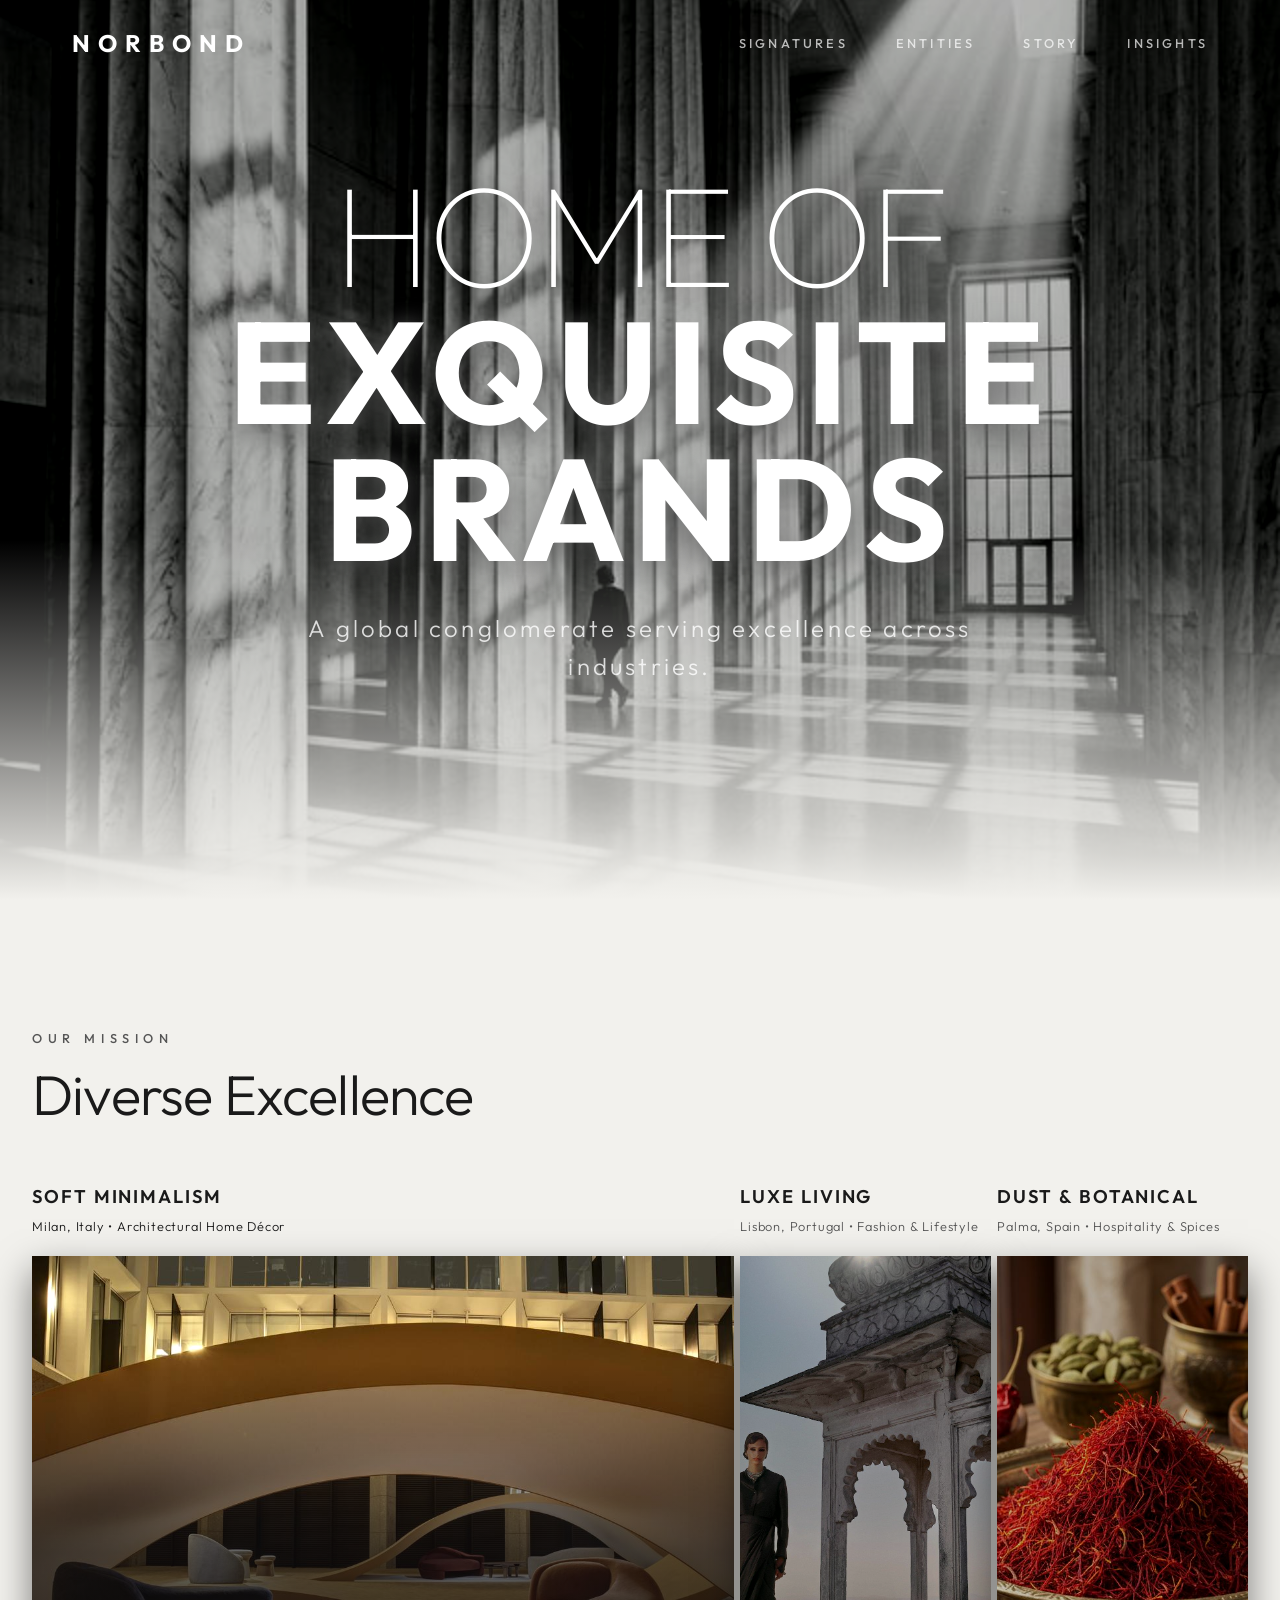
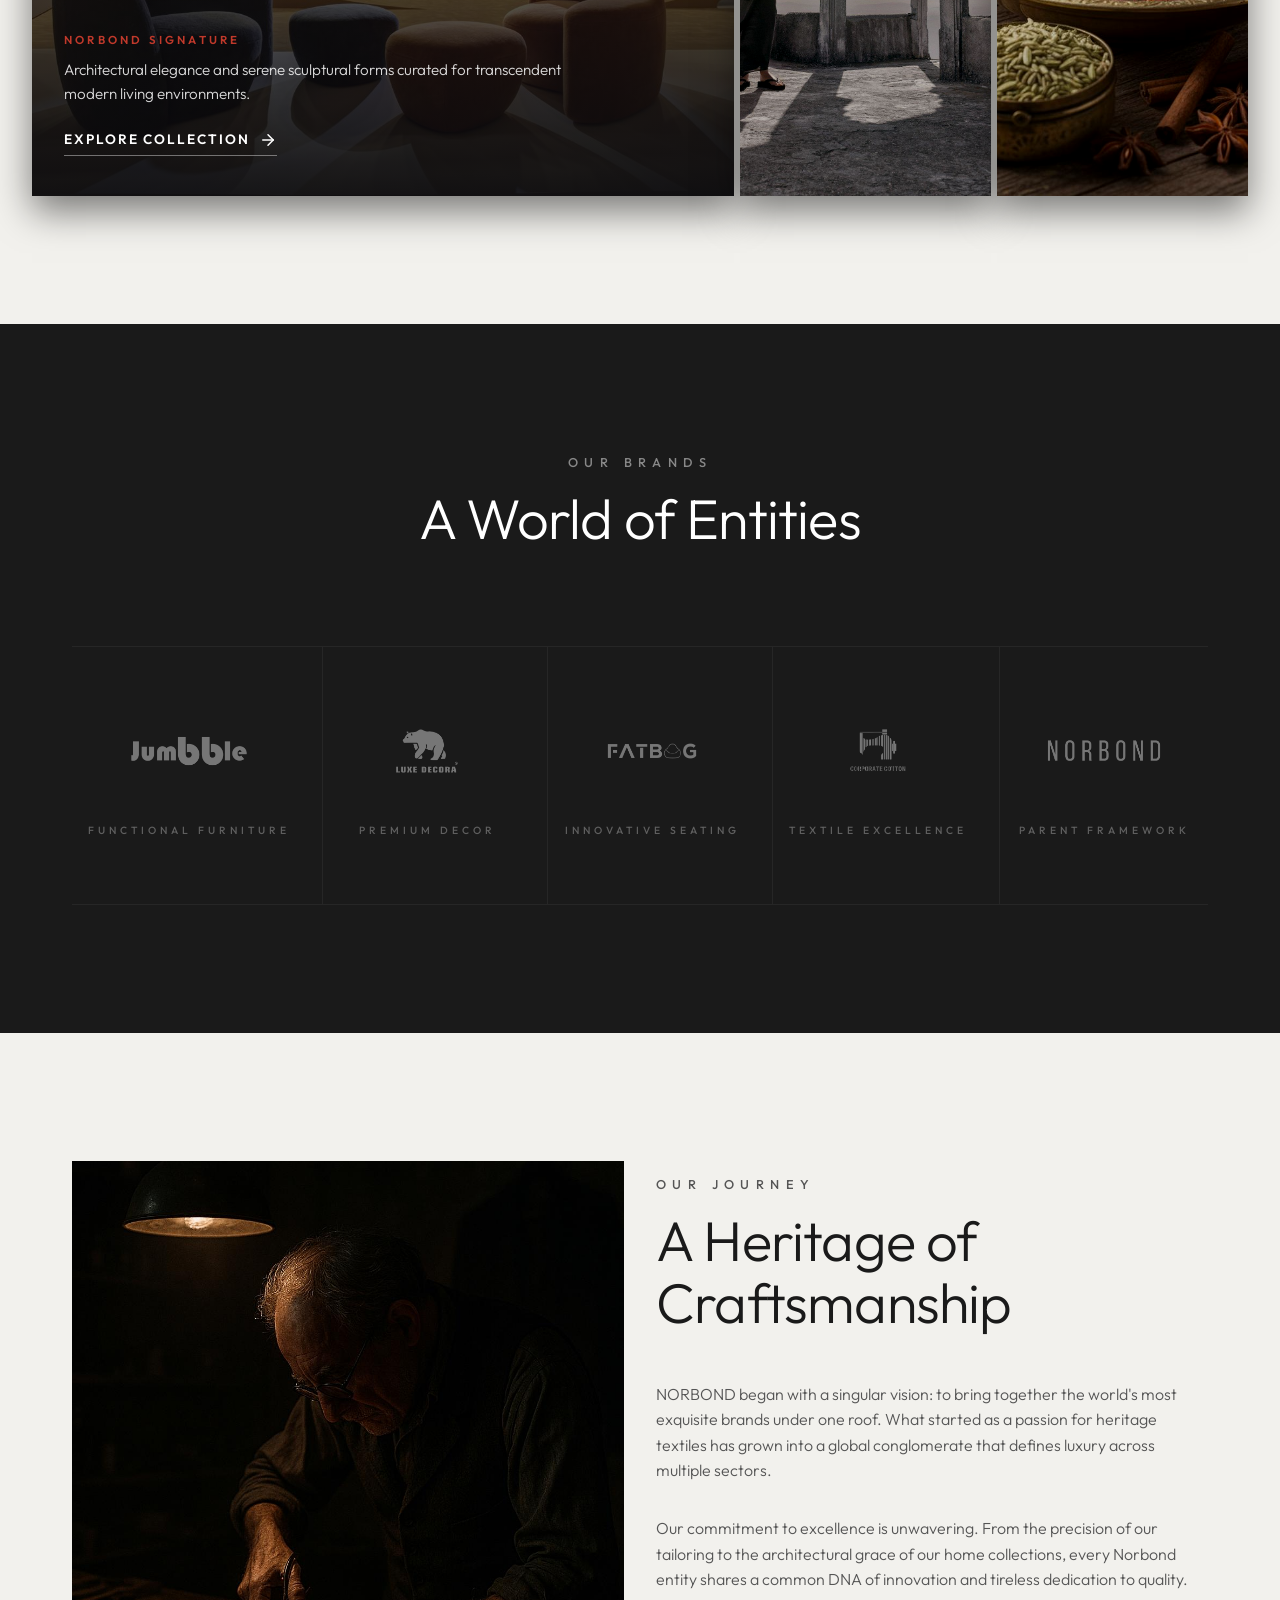
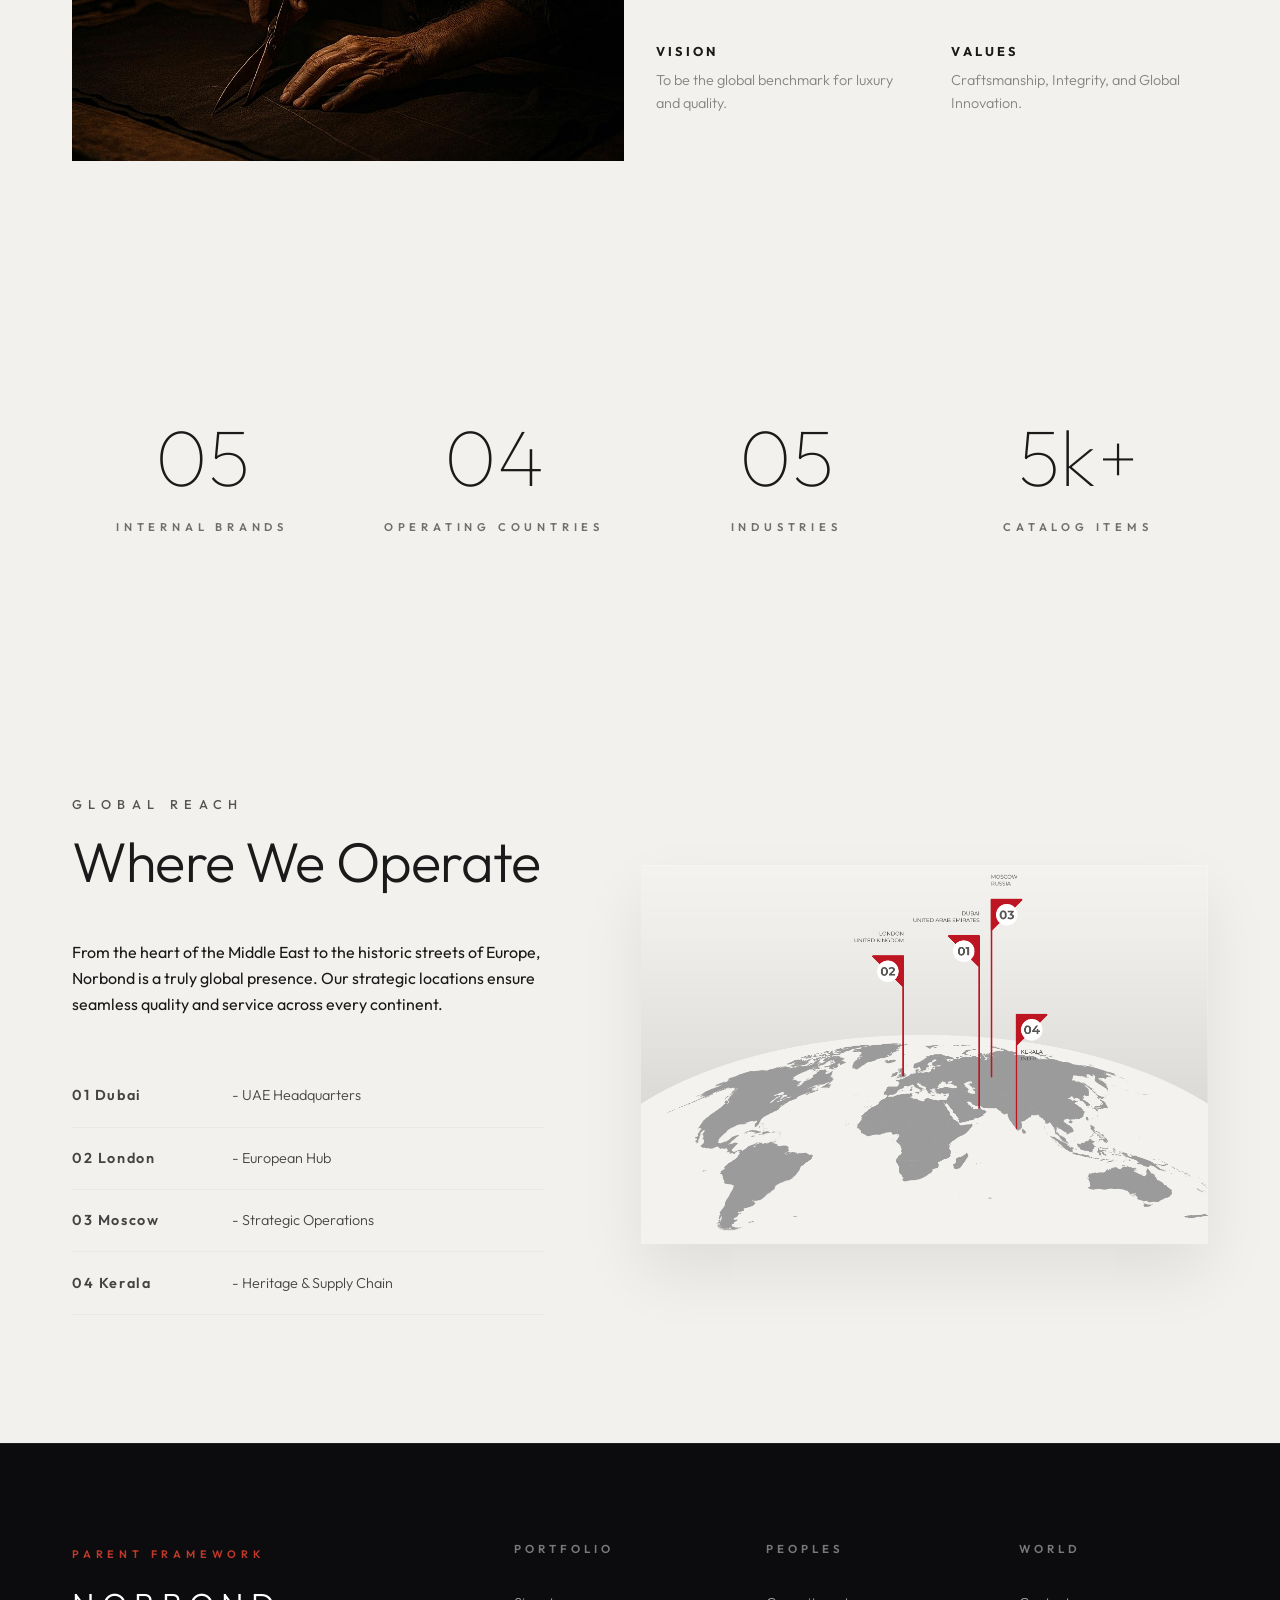
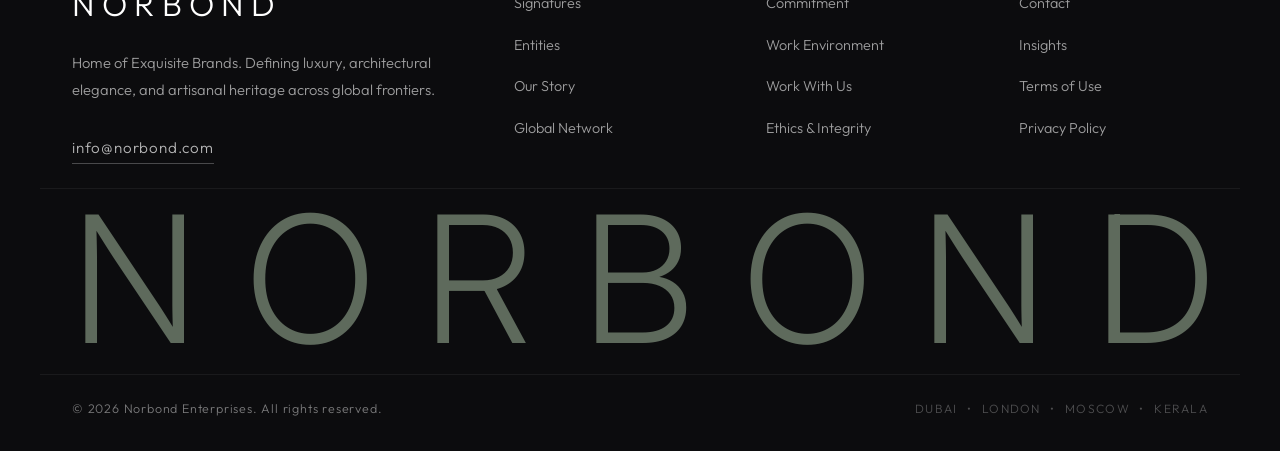
<file: index.html>
<!doctype html>
<html lang="en">

<head>
  <meta charset="UTF-8" />
  <meta name="viewport" content="width=device-width, initial-scale=1.0" />
  <title>NORBOND | Home of Exquisite Brands</title>
  <meta name="description"
    content="Norbond is a global conglomerate specializing in luxury fashion, premium home décor, and high-quality hospitality. Discover our exquisite brands." />

  <!-- Google Fonts -->
  <link rel="preconnect" href="https://fonts.googleapis.com">
  <link rel="preconnect" href="https://fonts.gstatic.com" crossorigin>
  <link href="https://fonts.googleapis.com/css2?family=Inter:wght@300;400;500;600;700&family=Outfit:wght@100;300;400;500;700&display=swap" rel="stylesheet">

  <link rel="stylesheet" href="style.css" />
</head>

<body>
  <header class="header" id="header">
    <nav class="nav container">
      <div class="nav-logo">
        <a href="#">NORBOND</a>
      </div>

      <ul class="nav-links">
        <li><a href="signatures.html">SIGNATURES</a></li>
        <li><a href="entities.html">ENTITIES</a></li>
        <li><a href="story.html">STORY</a></li>
        <li><a href="insights.html">INSIGHTS</a></li>
      </ul>
    </nav>
  </header>

  <main>
    <section class="hero" id="hero">
      <div class="hero-bg-wrapper">
        <div class="hero-bg"></div>
      </div>
      <div class="hero-overlay"></div>
      <div class="hero-content container">
        <h1 class="reveal">HOME OF<br><span class="highlight">EXQUISITE BRANDS</span></h1>
        <p class="hero-subtitle">A global conglomerate serving excellence across industries.</p>

      </div>
    </section>

    <section class="signatures section" id="signatures">
      <div class="container signatures-container">
        <div class="section-header reveal">
          <span class="section-tag">OUR MISSION</span>
          <h2 class="section-title">Diverse Excellence</h2>
        </div>

        <div class="signature-accordion reveal-up" id="signatureAccordion">
          <!-- Card 1 -->
          <div class="signature-card is-expanded" data-index="0">
            <div class="card-meta">
              <h3 class="card-title">SOFT MINIMALISM</h3>
              <span class="card-subtitle">Milan, Italy &bull; Architectural Home Décor</span>
            </div>
            <div class="card-image-wrapper">
              <img src="assets/img15.jpeg" alt="Soft Minimalism Home" class="card-img">
              <div class="card-overlay">
                <div class="card-info">
                  <span class="card-tag">NORBOND SIGNATURE</span>
                  <p class="card-desc">Architectural elegance and serene sculptural forms curated for transcendent
                    modern living environments.</p>
                  <a href="signatures.html" class="card-explore-btn">
                    <span>Explore Collection</span>
                    <svg width="18" height="18" viewBox="0 0 24 24" fill="none" stroke="currentColor" stroke-width="2"
                      stroke-linecap="round" stroke-linejoin="round">
                      <line x1="5" y1="12" x2="19" y2="12"></line>
                      <polyline points="12 5 19 12 12 19"></polyline>
                    </svg>
                  </a>
                </div>
              </div>
            </div>
          </div>

          <!-- Card 2 -->
          <div class="signature-card" data-index="1">
            <div class="card-meta">
              <h3 class="card-title">LUXE LIVING</h3>
              <span class="card-subtitle">Lisbon, Portugal &bull; Fashion &amp; Lifestyle</span>
            </div>
            <div class="card-image-wrapper">
              <img src="assets/img14.jpeg" alt="Luxe Living Fashion" class="card-img">
              <div class="card-overlay">
                <div class="card-info">
                  <span class="card-tag">NORBOND SIGNATURE</span>
                  <p class="card-desc">Redefining style and bespoke couture through meticulous craftsmanship, timeless
                    textiles, and heritage artistry.</p>
                  <a href="signatures.html" class="card-explore-btn">
                    <span>Explore Collection</span>
                    <svg width="18" height="18" viewBox="0 0 24 24" fill="none" stroke="currentColor" stroke-width="2"
                      stroke-linecap="round" stroke-linejoin="round">
                      <line x1="5" y1="12" x2="19" y2="12"></line>
                      <polyline points="12 5 19 12 12 19"></polyline>
                    </svg>
                  </a>
                </div>
              </div>
            </div>
          </div>

          <!-- Card 3 -->
          <div class="signature-card" data-index="2">
            <div class="card-meta">
              <h3 class="card-title">DUST &amp; BOTANICAL</h3>
              <span class="card-subtitle">Palma, Spain &bull; Hospitality &amp; Spices</span>
            </div>
            <div class="card-image-wrapper">
              <img src="assets/img4.jpeg" alt="Dust and Botanical Hospitality" class="card-img">
              <div class="card-overlay">
                <div class="card-info">
                  <span class="card-tag">NORBOND SIGNATURE</span>
                  <p class="card-desc">The finest curation of exotic spices, artisanal culinary herbs, and world-class
                    sensory hospitality.</p>
                  <a href="signatures.html" class="card-explore-btn">
                    <span>Explore Collection</span>
                    <svg width="18" height="18" viewBox="0 0 24 24" fill="none" stroke="currentColor" stroke-width="2"
                      stroke-linecap="round" stroke-linejoin="round">
                      <line x1="5" y1="12" x2="19" y2="12"></line>
                      <polyline points="12 5 19 12 12 19"></polyline>
                    </svg>
                  </a>
                </div>
              </div>
            </div>
          </div>
        </div>
      </div>
    </section>

    <section class="entities section" id="entities">
      <div class="container">
        <div class="section-header centered">
          <span class="section-tag">OUR BRANDS</span>
          <h2 class="section-title">A World of Entities</h2>
        </div>

        <div class="entity-grid">
          <div class="entity-item reveal">
            <div class="entity-brand-wrap">
              <img src="assets/Jumbble Logo Black.png" alt="Jumbble" class="entity-logo-img">
            </div>
            <p>Functional Furniture</p>
          </div>
          <div class="entity-item reveal">
            <div class="entity-brand-wrap">
              <img src="assets/Luxe Decora Logo.png" alt="Luxe Decora" class="entity-logo-img">
            </div>
            <p>Premium Decor</p>
          </div>
          <div class="entity-item reveal">
            <div class="entity-brand-wrap">
              <img src="assets/Fatbag Logo Black.png" alt="Fatbag" class="entity-logo-img">
            </div>
            <p>Innovative Seating</p>
          </div>
          <div class="entity-item reveal">
            <div class="entity-brand-wrap">
              <img src="assets/Corporate Cotton Black.png" alt="Corporate Cotton" class="entity-logo-img">
            </div>
            <p>Textile Excellence</p>
          </div>
          <div class="entity-item reveal">
            <div class="entity-brand-wrap">
              <img src="assets/Norbond Black.png" alt="Norbond Ent" class="entity-logo-img">
            </div>
            <p>Parent Framework</p>
          </div>
        </div>
      </div>
    </section>

    <section class="story section" id="story">
      <div class="container grid">
        <div class="story-image reveal">
          <img src="assets/img13.jpeg" alt="Craftsmanship">
        </div>
        <div class="story-content reveal">
          <span class="section-tag">OUR JOURNEY</span>
          <h2 class="section-title">A Heritage of Craftsmanship</h2>
          <p>NORBOND began with a singular vision: to bring together the world's most exquisite brands under one roof.
            What started as a passion for heritage textiles has grown into a global conglomerate that defines luxury
            across multiple sectors.</p>
          <p>Our commitment to excellence is unwavering. From the precision of our tailoring to the architectural grace
            of our home collections, every Norbond entity shares a common DNA of innovation and tireless dedication to
            quality.</p>
          <div class="story-metrics">
            <div class="metric">
              <h4>VISION</h4>
              <p>To be the global benchmark for luxury and quality.</p>
            </div>
            <div class="metric">
              <h4>VALUES</h4>
              <p>Craftsmanship, Integrity, and Global Innovation.</p>
            </div>
          </div>
        </div>
      </div>
    </section>

    <section class="insights section" id="insights">
      <div class="container grid">
        <div class="stat-card reveal-up">
          <span class="stat-number">05</span>
          <span class="stat-label">INTERNAL BRANDS</span>
        </div>
        <div class="stat-card reveal-up">
          <span class="stat-number">04</span>
          <span class="stat-label">OPERATING COUNTRIES</span>
        </div>
        <div class="stat-card reveal-up">
          <span class="stat-number">05</span>
          <span class="stat-label">INDUSTRIES</span>
        </div>
        <div class="stat-card reveal-up">
          <span class="stat-number">5k+</span>
          <span class="stat-label">CATALOG ITEMS</span>
        </div>
      </div>
    </section>

    <section class="global section" id="global">
      <div class="container grid">
        <div class="global-content reveal">
          <span class="section-tag">GLOBAL REACH</span>
          <h2 class="section-title">Where We Operate</h2>
          <p>From the heart of the Middle East to the historic streets of Europe, Norbond is a truly global presence.
            Our strategic locations ensure seamless quality and service across every continent.</p>
          <ul class="location-list">
            <li><strong>01 Dubai</strong> - UAE Headquarters</li>
            <li><strong>02 London</strong> - European Hub</li>
            <li><strong>03 Moscow</strong> - Strategic Operations</li>
            <li><strong>04 Kerala</strong> - Heritage & Supply Chain</li>
          </ul>
        </div>
        <div class="global-map-wrap reveal">
          <img src="assets/Map.jpg" alt="Norbond Global Network" class="network-map-img">
        </div>
      </div>
    </section>
  </main>

  <footer class="footer" id="contact">
    <div class="container footer-top-grid">
      <div class="footer-brand">
        <span class="footer-tag">PARENT FRAMEWORK</span>
        <a href="index.html" class="footer-logo">NORBOND</a>
        <p class="footer-desc">Home of Exquisite Brands. Defining luxury, architectural elegance, and artisanal heritage across global frontiers.</p>
        <a href="mailto:info@norbond.com" class="footer-email-link">info@norbond.com</a>
      </div>

      <div class="footer-links">
        <h4 class="footer-col-title">PORTFOLIO</h4>
        <ul class="footer-nav-list">
          <li><a href="signatures.html">Signatures</a></li>
          <li><a href="entities.html">Entities</a></li>
          <li><a href="story.html">Our Story</a></li>
          <li><a href="#global">Global Network</a></li>
        </ul>
      </div>

      <div class="footer-links">
        <h4 class="footer-col-title">PEOPLES</h4>
        <ul class="footer-nav-list">
          <li><a href="#">Commitment</a></li>
          <li><a href="#">Work Environment</a></li>
          <li><a href="#">Work With Us</a></li>
          <li><a href="#">Ethics &amp; Integrity</a></li>
        </ul>
      </div>

      <div class="footer-links">
        <h4 class="footer-col-title">WORLD</h4>
        <ul class="footer-nav-list">
          <li><a href="#contact">Contact</a></li>
          <li><a href="insights.html">Insights</a></li>
          <li><a href="#">Terms of Use</a></li>
          <li><a href="#">Privacy Policy</a></li>
        </ul>
      </div>
    </div>

    <!-- Huge Typography Proximity Section -->
    <div class="container">
      <div class="wv-huge-typography-wrapper" id="waveyuHugeTypography">
        <span class="wv-char">N</span>
        <span class="wv-char">O</span>
        <span class="wv-char">R</span>
        <span class="wv-char">B</span>
        <span class="wv-char">O</span>
        <span class="wv-char">N</span>
        <span class="wv-char">D</span>
      </div>
    </div>

    <div class="footer-bottom container">
      <p>&copy; 2026 Norbond Enterprises. All rights reserved.</p>
      <div class="footer-bottom-locations">
        <span>Dubai</span> &bull; <span>London</span> &bull; <span>Moscow</span> &bull; <span>Kerala</span>
      </div>
    </div>
  </footer>

  <script src="script.js"></script>
</body>

</html>
</file>
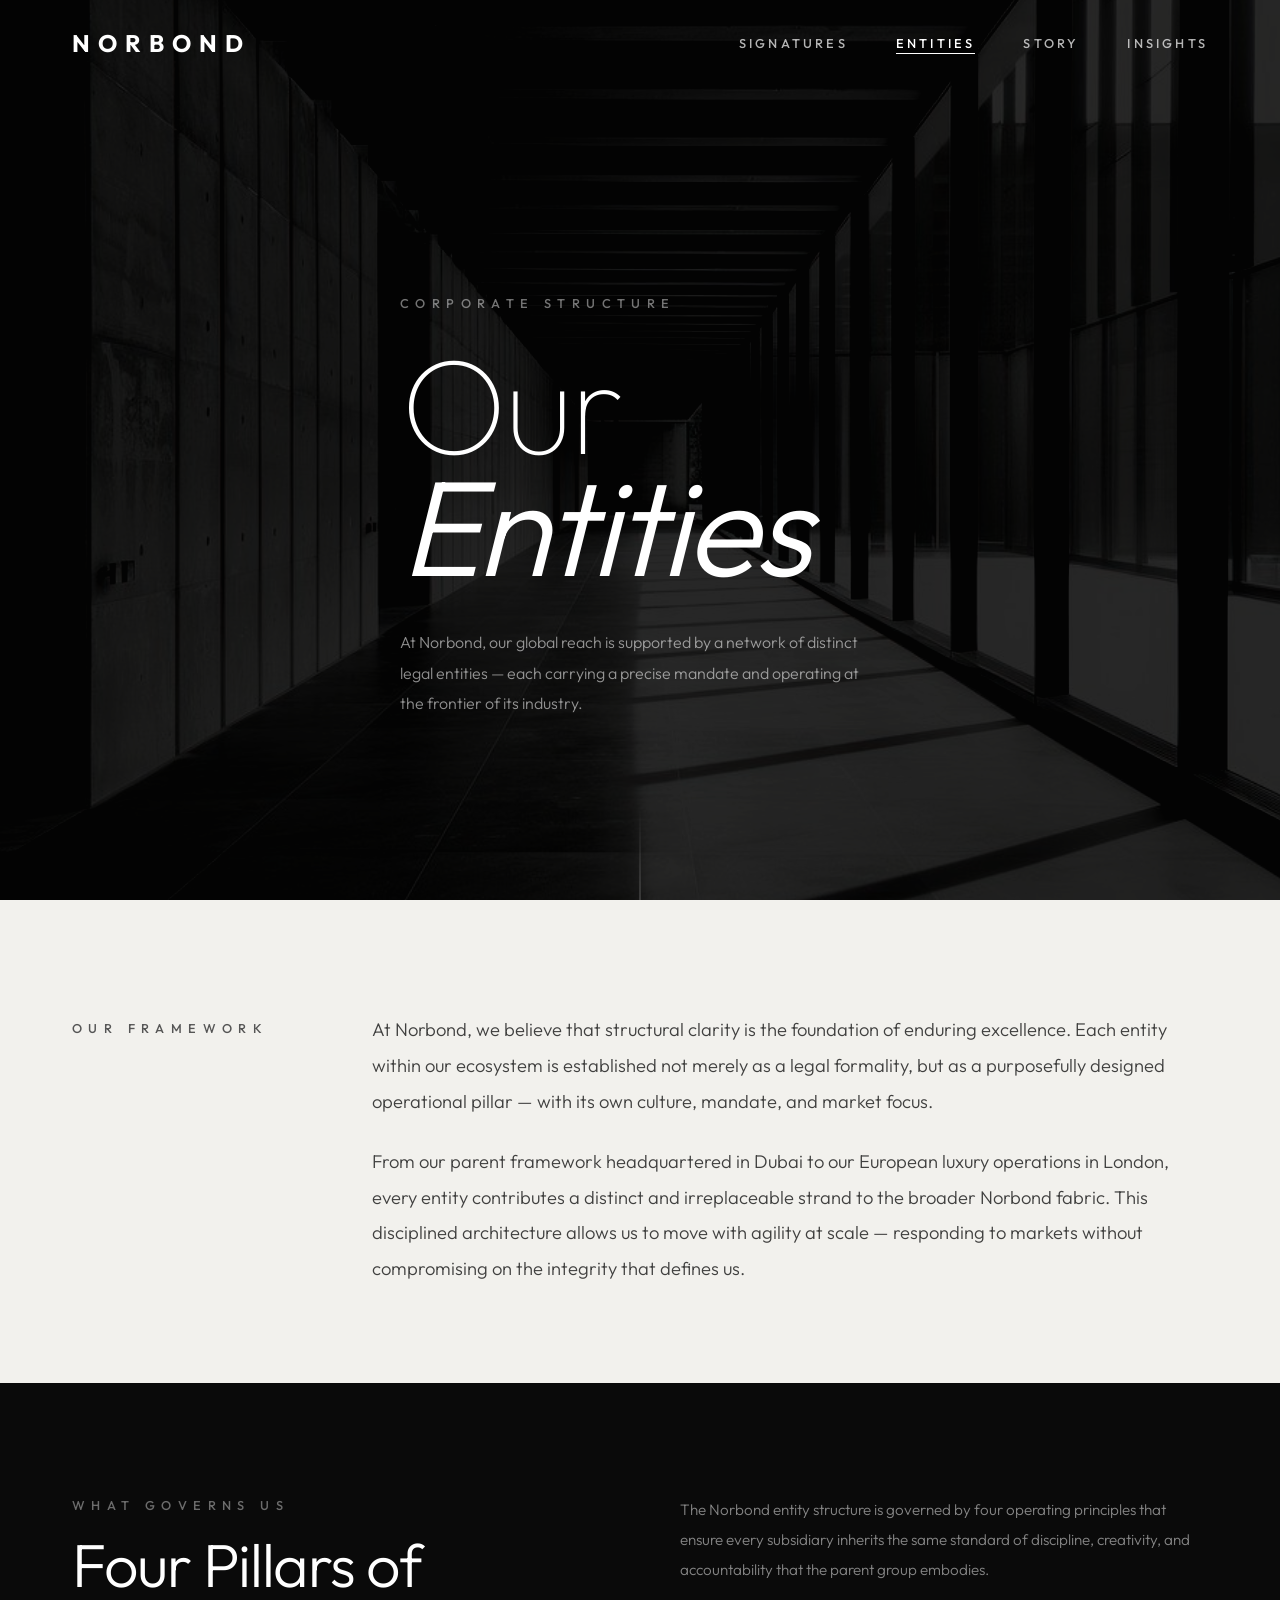
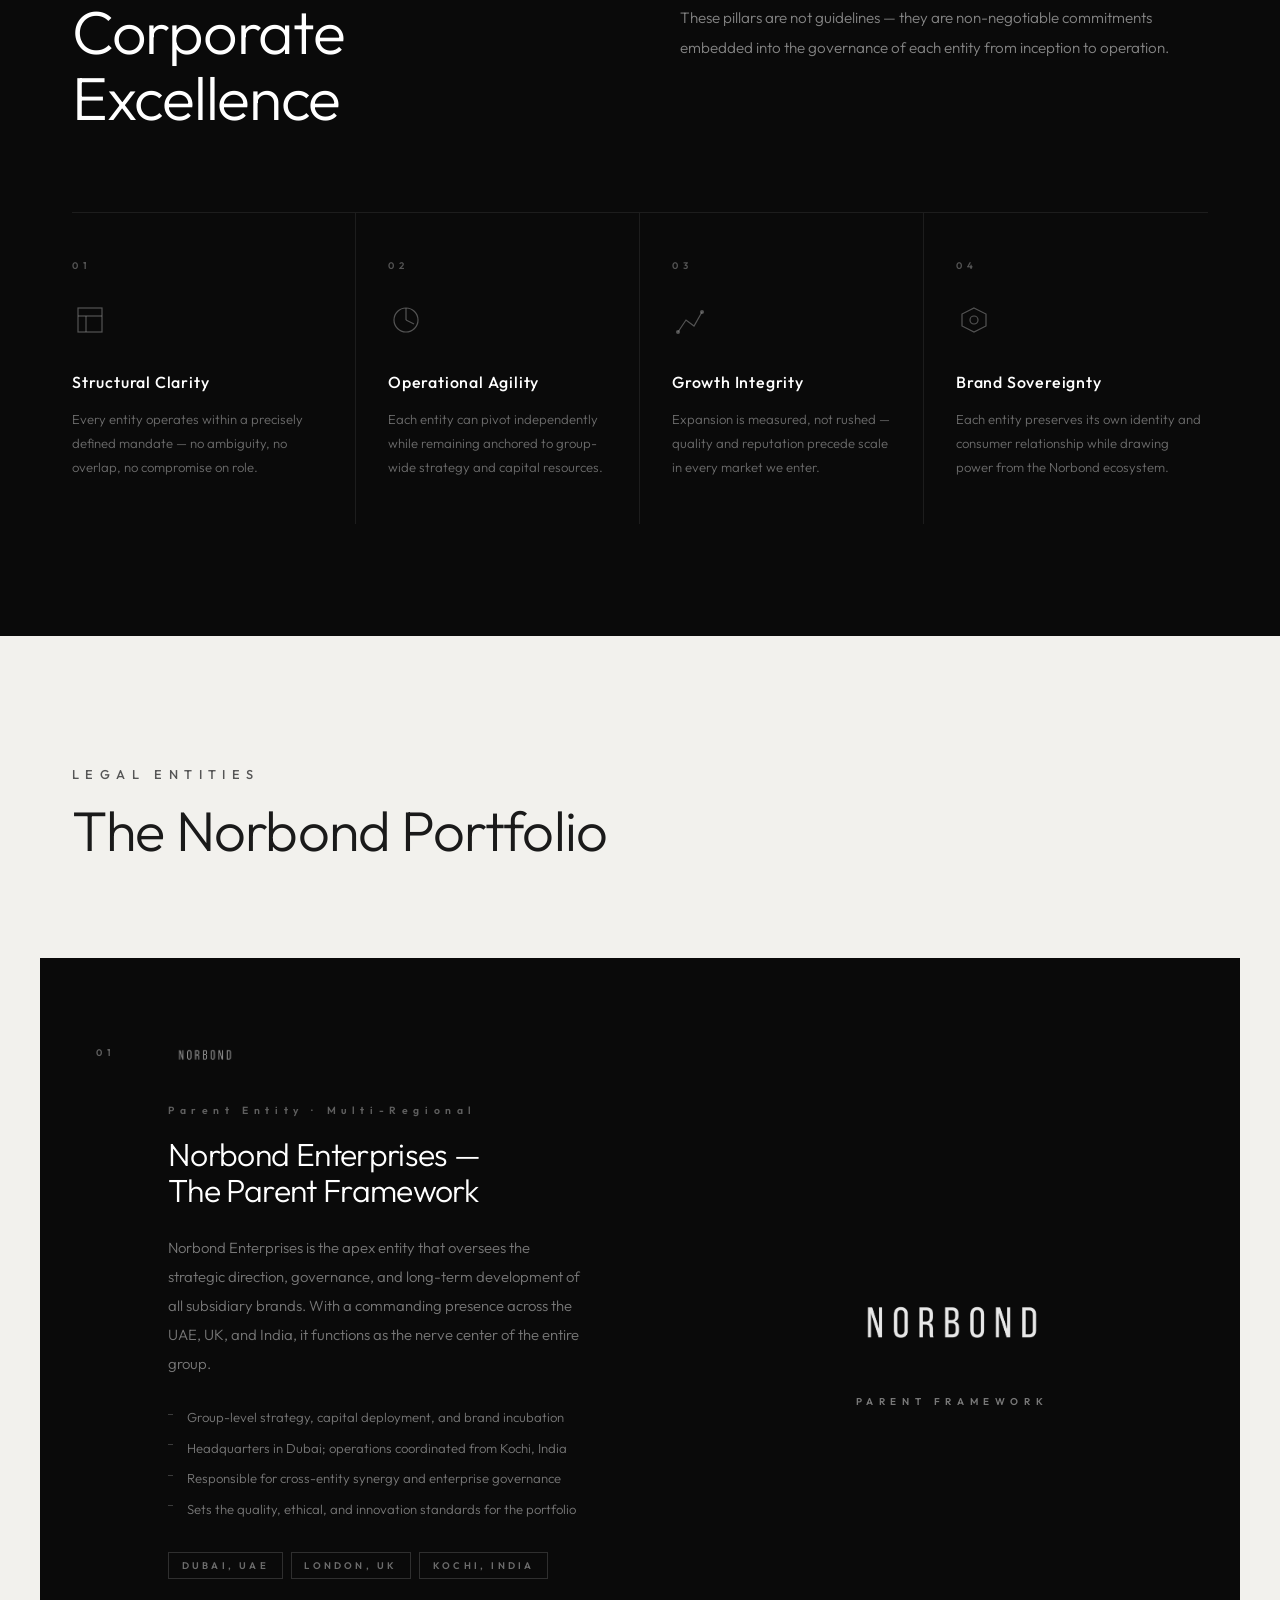
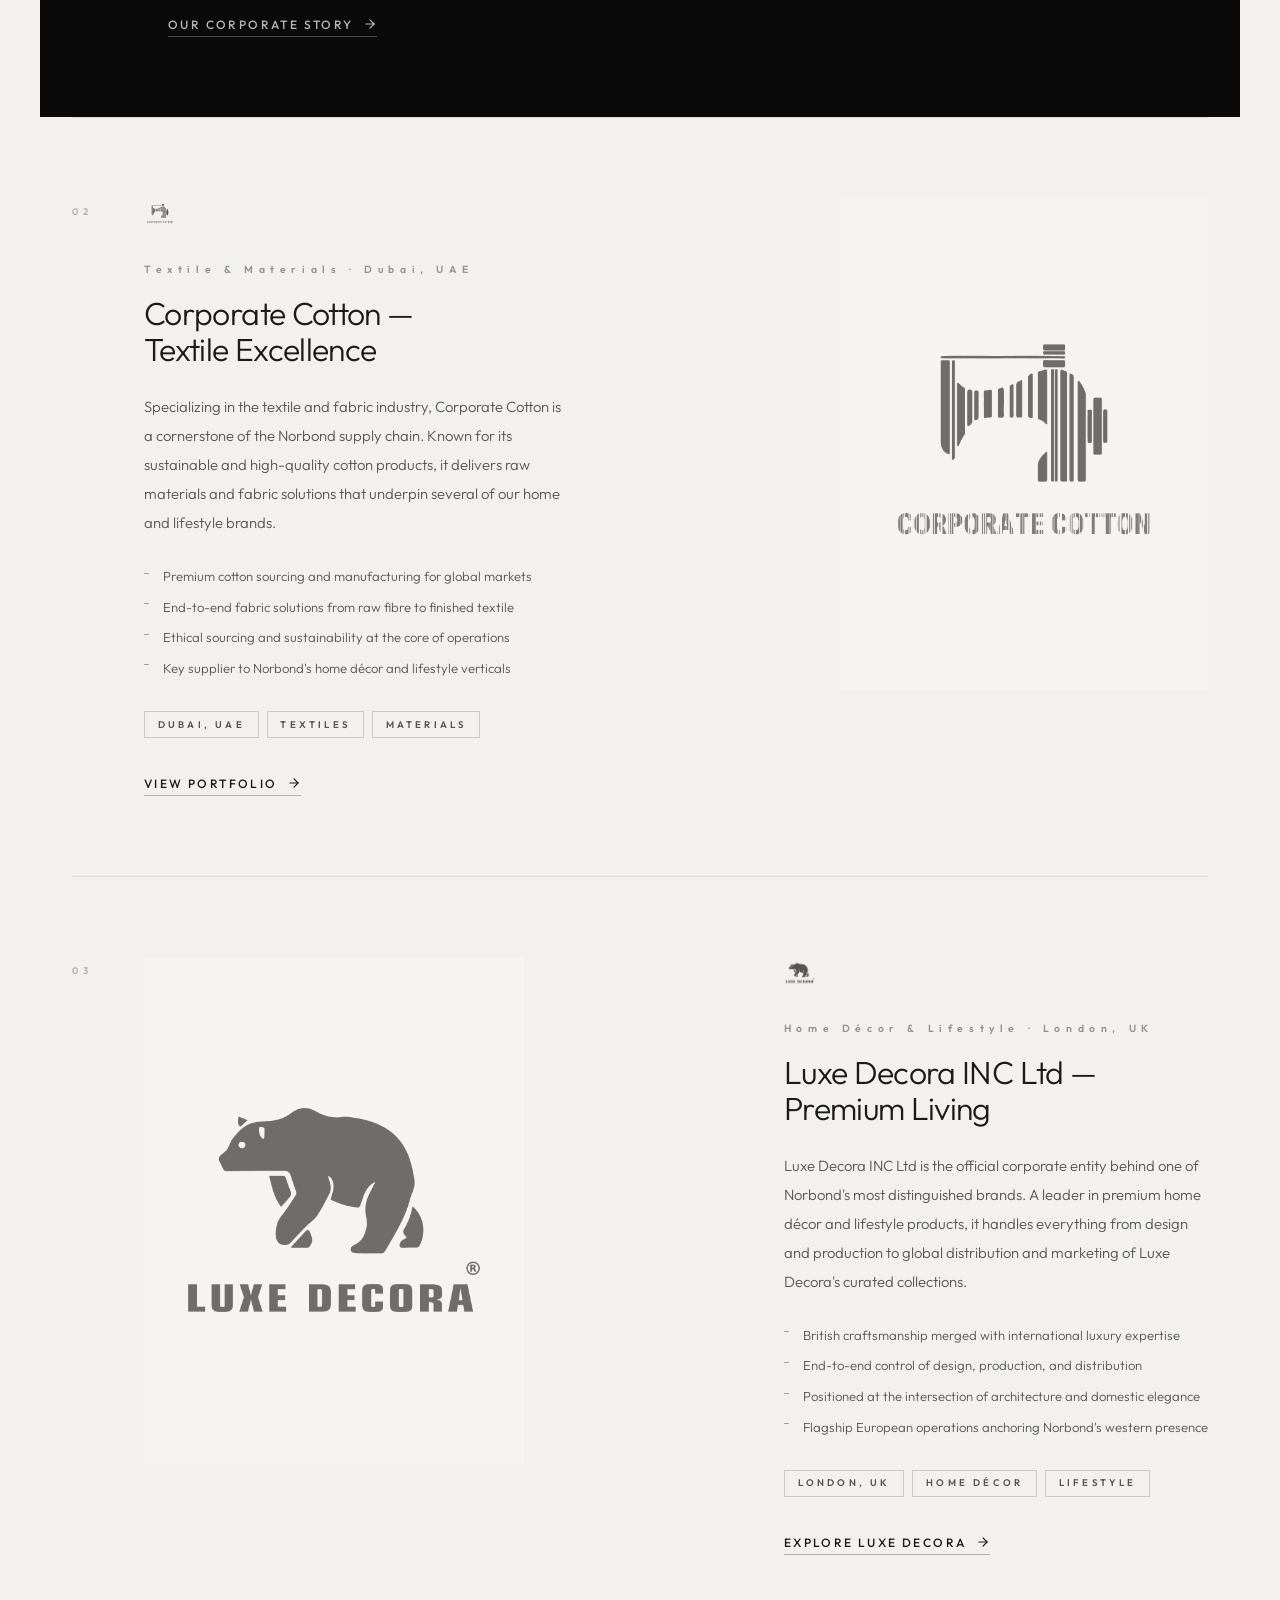
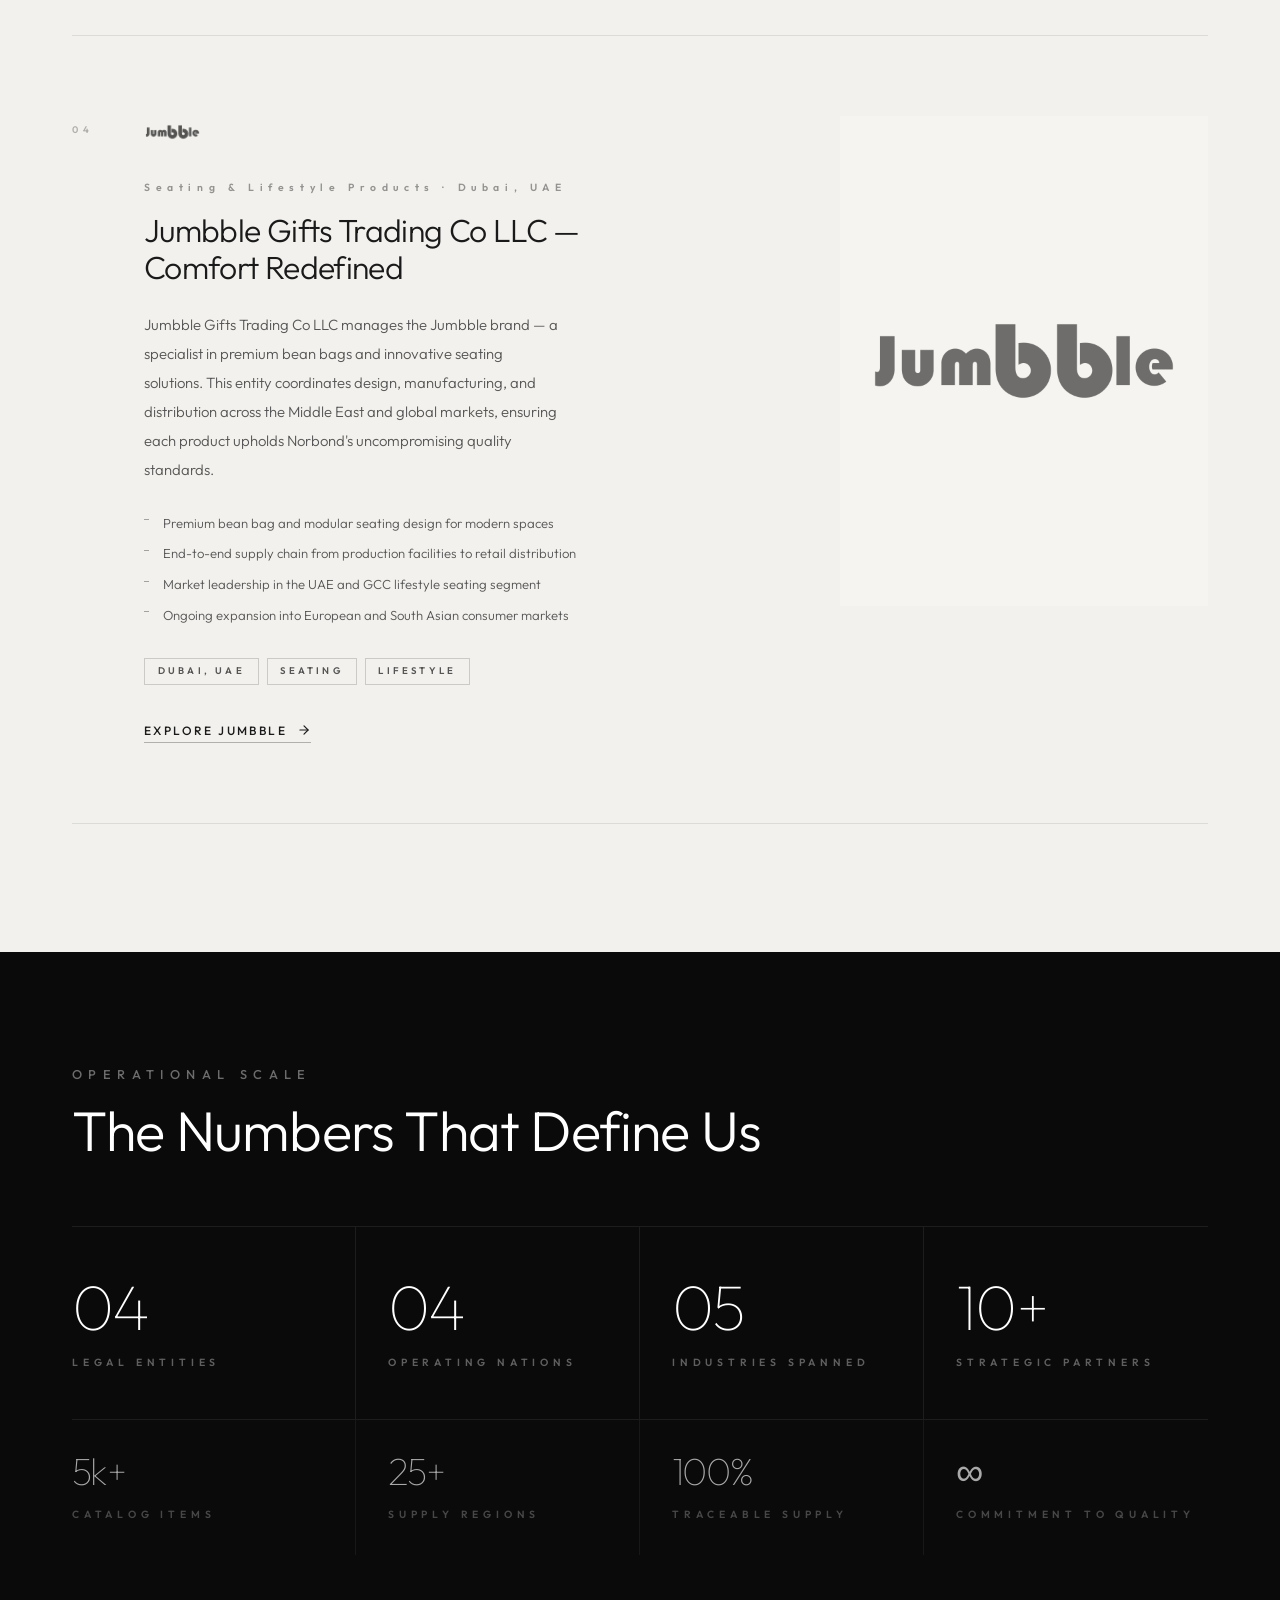
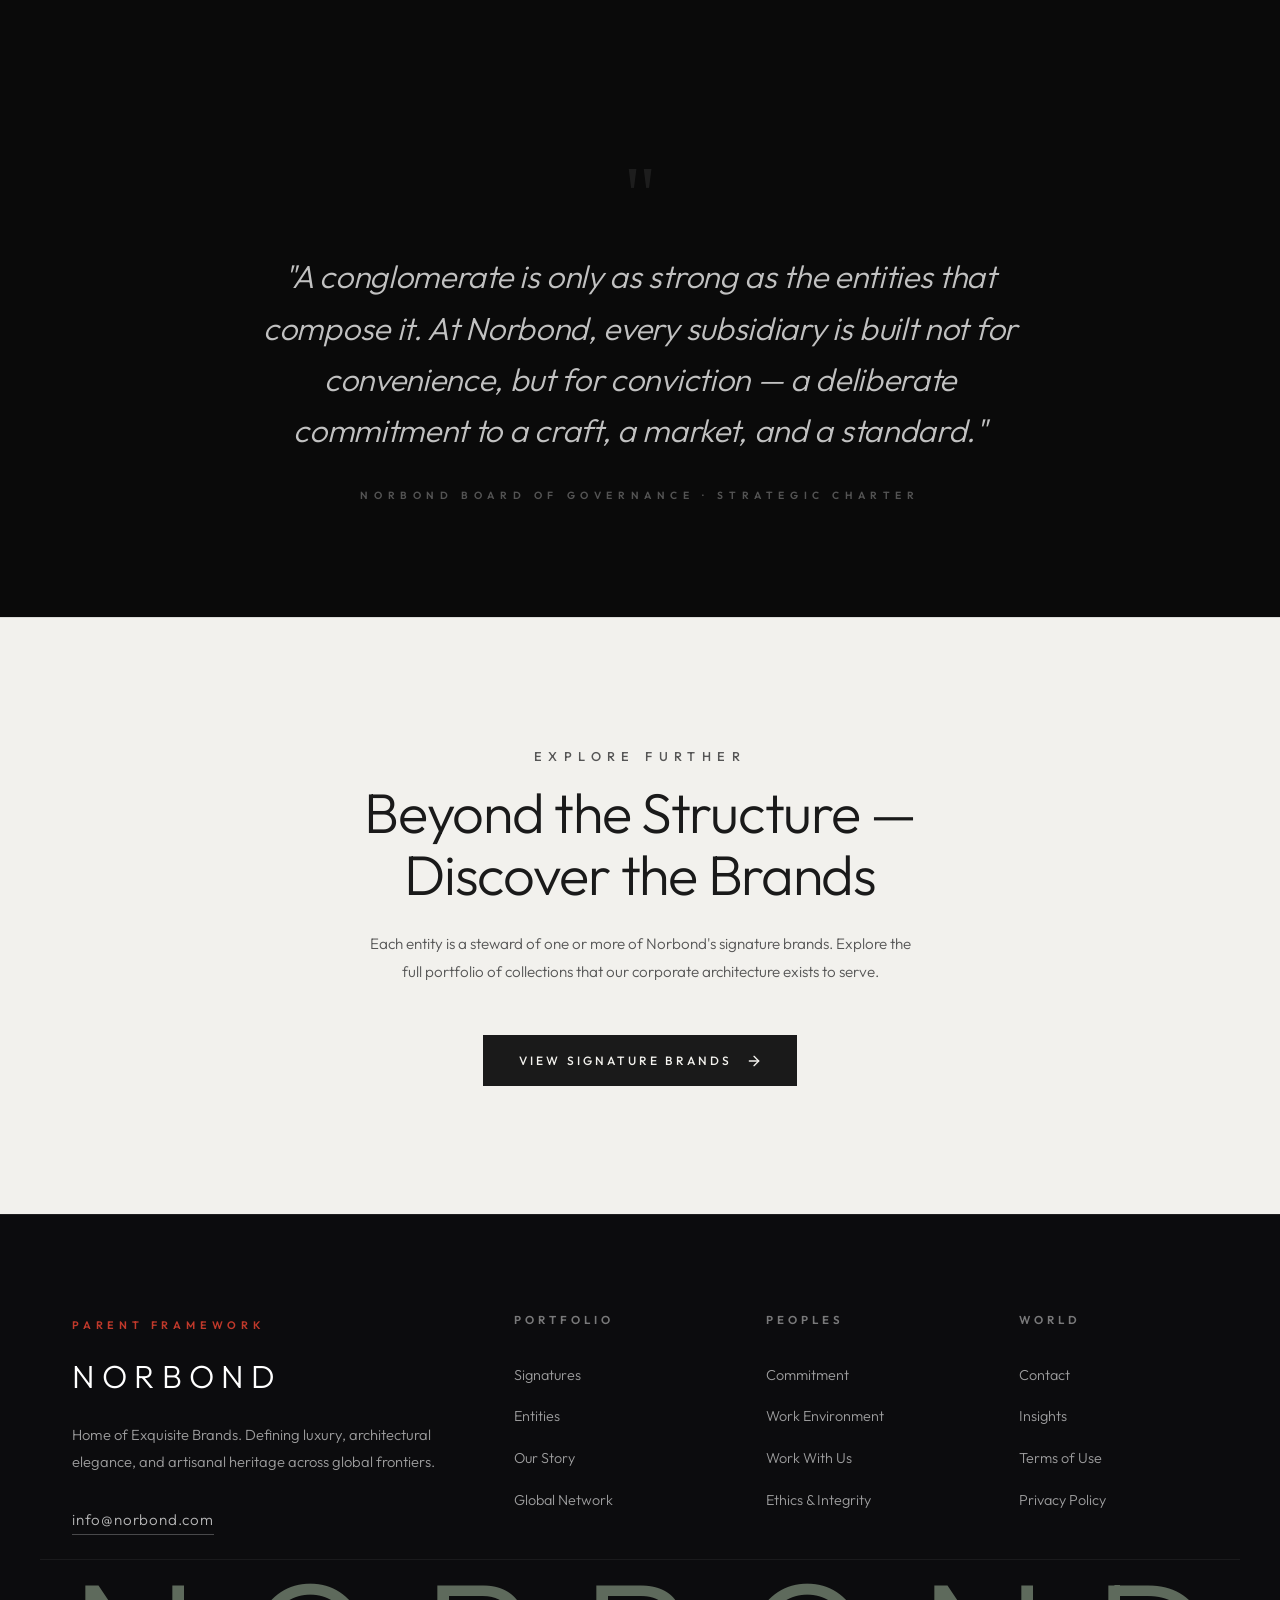
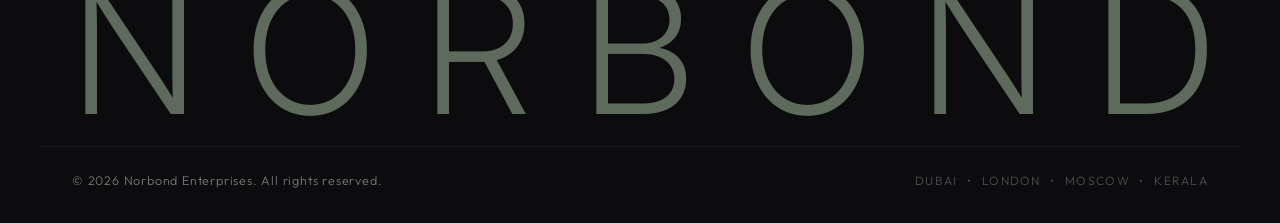
<file: entities.html>
<!doctype html>
<html lang="en">

<head>
  <meta charset="UTF-8" />
  <meta name="viewport" content="width=device-width, initial-scale=1.0" />
  <title>ENTITIES | NORBOND</title>
  <link rel="preconnect" href="https://fonts.googleapis.com">
  <link rel="preconnect" href="https://fonts.gstatic.com" crossorigin>
  <link href="https://fonts.googleapis.com/css2?family=Inter:wght@300;400;500;600;700&family=Outfit:wght@100;300;400;500;700&display=swap" rel="stylesheet">
  <link rel="stylesheet" href="style.css" />
  <style>
    /* ============================================================
       ENTITIES PAGE — CORPORATE EDITORIAL REDESIGN
       ============================================================ */

    /* ── Header & Nav transparency in hero ── */
    .entities-page .header {
      background: transparent;
      border-bottom: none;
      backdrop-filter: none;
    }
    .entities-page .nav-links a,
    .entities-page .nav-logo a {
      color: #fff;
    }
    .entities-page .header.scrolled {
      background: var(--glass-bg);
      backdrop-filter: blur(10px);
      padding: 1rem 0;
      border-bottom: 1px solid rgba(0, 0, 0, 0.05);
    }
    .entities-page .header.scrolled .nav-links a,
    .entities-page .header.scrolled .nav-logo a {
      color: var(--text-primary);
    }

    /* ── Hero ── */
    .ent-hero {
      position: relative;
      height: 100vh;
      min-height: 640px;
      display: flex;
      align-items: center;
      overflow: hidden;
      background: #080808;
    }
    .ent-hero-bg {
      position: absolute;
      inset: 0;
      background: url('assets/img16.jpeg') center / cover no-repeat;
      filter: brightness(0.3) contrast(1.2);
      transform: scale(1.07);
      transition: transform 12s ease;
      z-index: 1;
    }
    .ent-hero:hover .ent-hero-bg { transform: scale(1); }
    .ent-hero-overlay {
      position: absolute;
      inset: 0;
      background: rgba(8, 8, 8, 0.45);
      z-index: 2;
    }
    .ent-hero-content {
      position: relative;
      z-index: 10;
      color: #fff;
      padding-top: 7rem;
    }
    .ent-hero-content .section-tag { color: rgba(255,255,255,0.45); margin-bottom: 1.8rem; }
    .ent-hero-content h1 {
      font-size: clamp(4rem, 11vw, 8.5rem);
      font-weight: 100;
      line-height: 0.9;
      letter-spacing: -0.25rem;
      margin-bottom: 2.5rem;
      color: #fff;
    }
    .ent-hero-content h1 .highlight { font-style: italic; font-weight: 300; }
    .ent-hero-sub {
      font-size: 1rem;
      font-weight: 300;
      color: rgba(255,255,255,0.55);
      max-width: 480px;
      line-height: 1.9;
    }
    .ent-hero-line {
      position: absolute;
      bottom: 0; left: 50%;
      transform: translateX(-50%);
      width: 1px; height: 90px;
      background: linear-gradient(to bottom, transparent, rgba(255,255,255,0.3));
      z-index: 10;
    }

    /* ── Executive Intro (like story/insights intro grid) ── */
    .ent-intro-section {
      padding: 7rem 0 6rem;
      background: var(--bg-primary);
    }
    .ent-intro-grid {
      display: grid;
      grid-template-columns: 220px 1fr;
      gap: 5rem;
      align-items: start;
    }
    .ent-intro-label .section-tag { margin-top: 0.4rem; }
    .ent-intro-text p {
      font-size: 1.15rem;
      font-weight: 300;
      line-height: 1.95;
      color: var(--text-primary);
      margin-bottom: 1.5rem;
      opacity: 0.82;
    }
    .ent-intro-text p:last-child { margin-bottom: 0; }

    /* ── Full-width image break ── */
    .ent-full-img {
      width: 100%;
      height: 55vh;
      min-height: 380px;
      overflow: hidden;
      position: relative;
    }
    .ent-full-img img {
      width: 100%;
      height: 100%;
      object-fit: cover;
      display: block;
      filter: brightness(0.75) grayscale(20%);
      transform: scale(1.04);
      transition: transform 8s ease;
    }
    .ent-full-img:hover img { transform: scale(1); }
    .ent-full-img-caption {
      position: absolute;
      bottom: 2rem; right: 3rem;
      font-size: 0.65rem;
      letter-spacing: 0.3rem;
      color: rgba(255,255,255,0.45);
      font-weight: 500;
      text-transform: uppercase;
    }

    /* ── Structure Pillars (dark band like story-journey) ── */
    .ent-pillars-section {
      background: #0a0a0a;
      padding: 7rem 0;
    }
    .ent-pillars-top {
      display: grid;
      grid-template-columns: 1fr 1fr;
      gap: 5rem;
      margin-bottom: 5rem;
    }
    .ent-pillars-left .section-tag { color: rgba(255,255,255,0.4); }
    .ent-pillars-left h2 {
      font-size: clamp(2.2rem, 5vw, 3.8rem);
      font-weight: 300;
      line-height: 1.1;
      color: #fff;
      letter-spacing: -0.08rem;
      margin-top: 1rem;
    }
    .ent-pillars-right p {
      font-size: 0.95rem;
      font-weight: 300;
      line-height: 1.95;
      color: rgba(255,255,255,0.5);
      margin-bottom: 1.2rem;
    }
    .ent-pillars-right p:last-child { margin-bottom: 0; }
    .ent-pillars-grid {
      display: grid;
      grid-template-columns: repeat(4, 1fr);
      gap: 0;
      border-top: 1px solid rgba(255,255,255,0.08);
    }
    .ent-pillar-card {
      padding: 2.8rem 2rem 2.8rem 0;
      border-right: 1px solid rgba(255,255,255,0.08);
    }
    .ent-pillar-card:last-child { border-right: none; padding-right: 0; }
    .ent-pillar-card:not(:first-child) { padding-left: 2rem; }
    .ent-pillar-num {
      display: block;
      font-size: 0.6rem;
      letter-spacing: 0.3rem;
      font-weight: 600;
      color: rgba(255,255,255,0.3);
      margin-bottom: 1.8rem;
    }
    .ent-pillar-icon {
      width: 36px;
      height: 36px;
      margin-bottom: 1.5rem;
      opacity: 0.5;
    }
    .ent-pillar-title {
      font-size: 1rem;
      font-weight: 500;
      color: #fff;
      letter-spacing: 0.05rem;
      margin-bottom: 0.8rem;
    }
    .ent-pillar-desc {
      font-size: 0.82rem;
      font-weight: 300;
      color: rgba(255,255,255,0.4);
      line-height: 1.8;
    }

    /* ── Entity Detail Rows (like ins-report-row) ── */
    .ent-entities-section {
      padding: 8rem 0;
      background: var(--bg-primary);
    }
    .ent-entities-header {
      margin-bottom: 6rem;
    }

    .ent-entity-article {
      display: grid;
      grid-template-columns: 40px 1fr 400px;
      grid-template-areas: "num info img";
      column-gap: 2rem;
      align-items: start;
      padding: 5rem 0;
      border-top: 1px solid rgba(26,26,26,0.1);
      transition: var(--transition);
    }
    .ent-entity-article:last-child { border-bottom: 1px solid rgba(26,26,26,0.1); }

    .ent-entity-article .ent-art-num { grid-area: num; align-self: flex-start; padding-top: 0.4rem; }
    .ent-entity-article .ent-art-info { grid-area: info; }
    .ent-entity-article .ent-art-img-wrap { grid-area: img; margin-left: 2rem; }

    .ent-entity-article.reverse {
      grid-template-columns: 40px 380px 1fr;
      grid-template-areas: "num img info";
      column-gap: 2rem;
    }
    .ent-entity-article.reverse .ent-art-num {
      text-align: left;
    }
    .ent-entity-article.reverse .ent-art-img-wrap {
      grid-area: img;
      margin-left: 0;
    }
    .ent-entity-article.reverse .ent-art-info {
      grid-area: info;
      justify-self: end;
      margin-left: auto;
      max-width: 480px;
    }

    .ent-art-num {
      font-size: 0.6rem;
      letter-spacing: 0.3rem;
      font-weight: 600;
      opacity: 0.3;
      padding-top: 0.6rem;
    }
    .ent-art-info {}
    .ent-art-logo {
      height: 32px;
      width: auto;
      max-width: 150px;
      object-fit: contain;
      object-position: left;
      filter: grayscale(100%);
      opacity: 0.65;
      margin-bottom: 2rem;
      display: block;
    }
    .ent-art-cat {
      display: block;
      font-size: 0.65rem;
      letter-spacing: 0.35rem;
      font-weight: 600;
      color: var(--text-secondary);
      margin-bottom: 1rem;
      opacity: 0.6;
    }
    .ent-art-title {
      font-size: clamp(1.5rem, 2.5vw, 2.2rem);
      font-weight: 300;
      letter-spacing: -0.04rem;
      line-height: 1.15;
      margin-bottom: 1.5rem;
    }
    .ent-art-desc {
      font-size: 0.93rem;
      font-weight: 300;
      line-height: 1.95;
      color: var(--text-secondary);
      margin-bottom: 1.8rem;
      max-width: 420px;
    }
    .ent-art-bullets {
      list-style: none;
      padding: 0;
      margin: 0 0 2rem;
      display: flex;
      flex-direction: column;
      gap: 0.6rem;
    }
    .ent-art-bullets li {
      font-size: 0.82rem;
      font-weight: 300;
      color: var(--text-secondary);
      padding-left: 1.2rem;
      position: relative;
      line-height: 1.6;
    }
    .ent-art-bullets li::before {
      content: '';
      position: absolute;
      left: 0;
      top: 0.5em;
      width: 5px;
      height: 1px;
      background: var(--text-secondary);
      opacity: 0.5;
    }
    .ent-art-tags {
      display: flex;
      flex-wrap: wrap;
      gap: 0.5rem;
      margin-bottom: 2rem;
    }
    .ent-art-tag {
      font-size: 0.6rem;
      letter-spacing: 0.2rem;
      font-weight: 600;
      padding: 0.3rem 0.8rem;
      border: 1px solid rgba(26,26,26,0.18);
      color: var(--text-secondary);
      text-transform: uppercase;
    }
    .ent-art-link {
      display: inline-flex;
      align-items: center;
      gap: 0.6rem;
      font-size: 0.75rem;
      letter-spacing: 0.15rem;
      font-weight: 500;
      text-transform: uppercase;
      border-bottom: 1px solid rgba(26,26,26,0.3);
      padding-bottom: 2px;
      transition: var(--transition);
    }
    .ent-art-link:hover { opacity: 0.6; gap: 1rem; }
    .ent-art-img-wrap {
      overflow: hidden;
      aspect-ratio: 3/4;
    }
    .ent-art-img {
      width: 100%;
      height: 100%;
      object-fit: cover;
      display: block;
      filter: grayscale(25%);
      transition: transform 0.9s cubic-bezier(0.16,1,0.3,1), filter 0.6s ease;
    }
    .ent-entity-article:hover .ent-art-img { transform: scale(1.04); filter: grayscale(0%); }

    /* Logo-as-visual panel — zoomed out, padded, contained */
    .ent-logo-img-wrap {
      background: #f5f4f0;
      display: flex;
      align-items: center;
      justify-content: center;
      aspect-ratio: 3/4;
    }
    .ent-logo-fit {
      width: 100% !important;
      height: 100% !important;
      object-fit: contain !important;
      padding: 1.5rem;
      filter: grayscale(100%) !important;
      transform: none !important;
      opacity: 0.55;
      transition: opacity 0.4s ease !important;
    }
    .ent-entity-article:hover .ent-logo-fit {
      opacity: 0.9;
      transform: none !important;
      filter: grayscale(100%) !important;
    }

    /* parent entity — dark accent */
    .ent-entity-article.is-parent {
      background: #0a0a0a;
      padding-left: 3.5rem;
      padding-right: 3.5rem;
      margin: 0 -2rem;
      width: calc(100% + 4rem);
      border-top-color: transparent;
      grid-template-columns: 40px 1fr 400px;
      grid-template-areas: "num info img";
      column-gap: 2rem;
    }
    .ent-entity-article.is-parent .ent-art-num,
    .ent-entity-article.is-parent .ent-art-cat { color: rgba(255,255,255,0.35); opacity: 1; }
    .ent-entity-article.is-parent .ent-art-title { color: #fff; }
    .ent-entity-article.is-parent .ent-art-desc,
    .ent-entity-article.is-parent .ent-art-bullets li { color: rgba(255,255,255,0.45); }
    .ent-entity-article.is-parent .ent-art-bullets li::before { background: rgba(255,255,255,0.4); }
    .ent-entity-article.is-parent .ent-art-tag { border-color: rgba(255,255,255,0.15); color: rgba(255,255,255,0.4); }
    .ent-entity-article.is-parent .ent-art-link { color: rgba(255,255,255,0.7); border-bottom-color: rgba(255,255,255,0.25); }
    .ent-entity-article.is-parent .ent-art-logo { filter: grayscale(100%) invert(1); opacity: 0.55; }
    .ent-entity-article.is-parent + .ent-entity-article { border-top-color: rgba(26,26,26,0.1); }

    /* parent right-side white logo badge */
    .ent-parent-badge {
      background: transparent;
      border: none;
      display: flex;
      align-items: center;
      justify-content: center;
      aspect-ratio: 3/4;
      padding: 2.5rem;
      transition: var(--transition);
      margin-top: 3.5rem;
      transform: translateX(-3rem);
    }
    .ent-parent-badge:hover {
      border-color: transparent;
      background: transparent;
    }
    .ent-parent-badge-inner {
      display: flex;
      flex-direction: column;
      align-items: center;
      justify-content: center;
      text-align: center;
      gap: 1.2rem;
      width: 100%;
    }
    .ent-parent-white-logo {
      width: 100% !important;
      height: auto !important;
      max-width: 240px;
      object-fit: contain !important;
      filter: invert(1) brightness(1.5) !important;
      opacity: 0.9;
      transform: none !important;
      transition: opacity 0.4s ease, transform 0.6s cubic-bezier(0.16,1,0.3,1) !important;
    }
    .ent-entity-article.is-parent:hover .ent-parent-white-logo {
      opacity: 1;
      transform: scale(1.04) !important;
    }
    .ent-parent-badge-tag {
      font-size: 0.62rem;
      letter-spacing: 0.35rem;
      color: rgba(255, 255, 255, 0.45);
      text-transform: uppercase;
      font-weight: 600;
    }

    /* ── Metrics strip (dark, like ins-metrics-band) ── */
    .ent-metrics-band {
      background: #0a0a0a;
      padding: 7rem 0;
    }
    .ent-metrics-band .section-tag { color: rgba(255,255,255,0.4); }
    .ent-metrics-band .section-title { color: #fff; }
    .ent-metrics-primary {
      display: grid;
      grid-template-columns: repeat(4, 1fr);
      gap: 0;
      margin-top: 4rem;
      border-top: 1px solid rgba(255,255,255,0.08);
    }
    .ent-metric-card {
      padding: 3rem 2rem 3rem 0;
      border-right: 1px solid rgba(255,255,255,0.08);
    }
    .ent-metric-card:last-child { border-right: none; padding-right: 0; }
    .ent-metric-card:not(:first-child) { padding-left: 2rem; }
    .ent-metric-val {
      display: block;
      font-size: clamp(2.5rem, 5vw, 4rem);
      font-weight: 100;
      line-height: 1;
      color: #fff;
      letter-spacing: -0.1rem;
      margin-bottom: 1rem;
    }
    .ent-metric-lbl {
      display: block;
      font-size: 0.65rem;
      letter-spacing: 0.3rem;
      font-weight: 600;
      color: rgba(255,255,255,0.35);
      text-transform: uppercase;
    }
    .ent-metrics-secondary {
      display: grid;
      grid-template-columns: repeat(4, 1fr);
      gap: 0;
      margin-top: 0;
      border-top: 1px solid rgba(255,255,255,0.08);
    }
    .ent-metric-card-sm {
      padding: 2rem 2rem 2rem 0;
      border-right: 1px solid rgba(255,255,255,0.06);
    }
    .ent-metric-card-sm:last-child { border-right: none; padding-right: 0; }
    .ent-metric-card-sm:not(:first-child) { padding-left: 2rem; }
    .ent-metric-card-sm .ent-metric-val { font-size: clamp(1.6rem, 3vw, 2.4rem); color: rgba(255,255,255,0.65); }
    .ent-metric-card-sm .ent-metric-lbl { color: rgba(255,255,255,0.25); }

    /* ── Executive Quote (dark pullquote) ── */
    .ent-quote-section {
      background: #0a0a0a;
      padding: 6rem 0 7rem;
    }
    .ent-quote-box {
      max-width: 820px;
      margin: 0 auto;
      text-align: center;
      padding: 0 2rem;
    }
    .ent-quote-mark {
      display: block;
      font-size: 5rem;
      line-height: 0.8;
      color: rgba(255,255,255,0.08);
      font-family: Georgia, serif;
      margin-bottom: 1.5rem;
    }
    .ent-quote-text {
      font-size: clamp(1.3rem, 2.5vw, 2rem);
      font-weight: 300;
      line-height: 1.6;
      color: rgba(255,255,255,0.75);
      font-style: italic;
      letter-spacing: -0.02rem;
      border: none;
      padding: 0;
      margin: 0 0 2rem;
    }
    .ent-quote-author {
      display: block;
      font-size: 0.65rem;
      letter-spacing: 0.35rem;
      font-weight: 600;
      color: rgba(255,255,255,0.3);
      text-transform: uppercase;
    }

    /* ── Closing CTA ── */
    .ent-cta-section {
      padding: 8rem 0;
      background: var(--bg-primary);
      border-top: 1px solid rgba(26,26,26,0.1);
      text-align: center;
    }
    .ent-cta-heading {
      font-size: clamp(2rem, 5vw, 3.5rem);
      font-weight: 300;
      letter-spacing: -0.08rem;
      line-height: 1.1;
      margin-bottom: 1.5rem;
    }
    .ent-cta-sub {
      font-size: 0.95rem;
      font-weight: 300;
      line-height: 1.9;
      color: var(--text-secondary);
      max-width: 560px;
      margin: 0 auto 3rem;
    }
    .ent-cta-btn {
      display: inline-flex;
      align-items: center;
      gap: 0.8rem;
      font-size: 0.75rem;
      letter-spacing: 0.2rem;
      font-weight: 500;
      text-transform: uppercase;
      padding: 1rem 2.2rem;
      background: var(--text-primary);
      color: var(--bg-primary);
      transition: var(--transition);
    }
    .ent-cta-btn:hover { opacity: 0.75; gap: 1.3rem; }

    /* ── Responsive ── */
    @media (max-width: 1000px) {
      .ent-entity-article,
      .ent-entity-article.reverse,
      .ent-entity-article.is-parent {
        grid-template-columns: 50px 1fr;
        grid-template-areas: "num info";
        gap: 2.5rem;
      }
      .ent-entity-article.reverse .ent-art-num { text-align: left; }
      .ent-entity-article.reverse .ent-art-info { margin-left: 0; max-width: 100%; }
      .ent-art-img-wrap { display: none; }

      .ent-entity-article.is-parent {
        margin: 0 -1rem;
        width: calc(100% + 2rem);
        padding-left: 1.5rem;
        padding-right: 1.5rem;
      }
      .ent-pillars-grid,
      .ent-metrics-primary,
      .ent-metrics-secondary { grid-template-columns: 1fr 1fr; }
      .ent-pillar-card,
      .ent-metric-card,
      .ent-metric-card-sm { border-right: none; padding-left: 0 !important; }
    }
    @media (max-width: 700px) {
      .ent-intro-grid,
      .ent-pillars-top { grid-template-columns: 1fr; gap: 2.5rem; }
      .ent-pillars-grid,
      .ent-metrics-primary,
      .ent-metrics-secondary { grid-template-columns: 1fr 1fr; }
    }
  </style>
</head>

<body class="entities-page">
  <header class="header" id="header">
    <nav class="nav container">
      <div class="nav-logo"><a href="index.html">NORBOND</a></div>
      <ul class="nav-links">
        <li><a href="signatures.html">SIGNATURES</a></li>
        <li><a href="entities.html" class="active">ENTITIES</a></li>
        <li><a href="story.html">STORY</a></li>
        <li><a href="insights.html">INSIGHTS</a></li>
      </ul>
    </nav>
  </header>

  <main>

    <!-- ══════════════════════════════════════════
         HERO
    ══════════════════════════════════════════ -->
    <section class="ent-hero">
      <div class="ent-hero-bg"></div>
      <div class="ent-hero-overlay"></div>
      <div class="ent-hero-content container">
        <span class="section-tag reveal">CORPORATE STRUCTURE</span>
        <h1 class="reveal">Our<br><span class="highlight">Entities</span></h1>
        <p class="ent-hero-sub reveal">At Norbond, our global reach is supported by a network of distinct legal entities — each carrying a precise mandate and operating at the frontier of its industry.</p>
      </div>
      <div class="ent-hero-line"></div>
    </section>

    <!-- ══════════════════════════════════════════
         EXECUTIVE INTRO
    ══════════════════════════════════════════ -->
    <section class="ent-intro-section">
      <div class="container">
        <div class="ent-intro-grid reveal-up">
          <div class="ent-intro-label">
            <span class="section-tag">OUR FRAMEWORK</span>
          </div>
          <div class="ent-intro-text">
            <p>At Norbond, we believe that structural clarity is the foundation of enduring excellence. Each entity within our ecosystem is established not merely as a legal formality, but as a purposefully designed operational pillar — with its own culture, mandate, and market focus.</p>
            <p>From our parent framework headquartered in Dubai to our European luxury operations in London, every entity contributes a distinct and irreplaceable strand to the broader Norbond fabric. This disciplined architecture allows us to move with agility at scale — responding to markets without compromising on the integrity that defines us.</p>
          </div>
        </div>
      </div>
    </section>


    <!-- ══════════════════════════════════════════
         STRUCTURAL PILLARS — dark band
    ══════════════════════════════════════════ -->
    <section class="ent-pillars-section">
      <div class="container">
        <div class="ent-pillars-top reveal-up">
          <div class="ent-pillars-left">
            <span class="section-tag">WHAT GOVERNS US</span>
            <h2>Four Pillars of<br>Corporate Excellence</h2>
          </div>
          <div class="ent-pillars-right">
            <p>The Norbond entity structure is governed by four operating principles that ensure every subsidiary inherits the same standard of discipline, creativity, and accountability that the parent group embodies.</p>
            <p>These pillars are not guidelines — they are non-negotiable commitments embedded into the governance of each entity from inception to operation.</p>
          </div>
        </div>

        <div class="ent-pillars-grid reveal-up">
          <div class="ent-pillar-card">
            <span class="ent-pillar-num">01</span>
            <svg class="ent-pillar-icon" viewBox="0 0 36 36" fill="none" stroke="rgba(255,255,255,0.6)" stroke-width="1.2">
              <rect x="6" y="6" width="24" height="24" rx="0"/>
              <line x1="6" y1="14" x2="30" y2="14"/>
              <line x1="14" y1="14" x2="14" y2="30"/>
            </svg>
            <div class="ent-pillar-title">Structural Clarity</div>
            <p class="ent-pillar-desc">Every entity operates within a precisely defined mandate — no ambiguity, no overlap, no compromise on role.</p>
          </div>
          <div class="ent-pillar-card">
            <span class="ent-pillar-num">02</span>
            <svg class="ent-pillar-icon" viewBox="0 0 36 36" fill="none" stroke="rgba(255,255,255,0.6)" stroke-width="1.2">
              <circle cx="18" cy="18" r="12"/>
              <line x1="18" y1="6" x2="18" y2="18"/>
              <line x1="18" y1="18" x2="26" y2="22"/>
            </svg>
            <div class="ent-pillar-title">Operational Agility</div>
            <p class="ent-pillar-desc">Each entity can pivot independently while remaining anchored to group-wide strategy and capital resources.</p>
          </div>
          <div class="ent-pillar-card">
            <span class="ent-pillar-num">03</span>
            <svg class="ent-pillar-icon" viewBox="0 0 36 36" fill="none" stroke="rgba(255,255,255,0.6)" stroke-width="1.2">
              <polyline points="6,30 14,18 22,24 30,10"/>
              <circle cx="6" cy="30" r="2" fill="rgba(255,255,255,0.6)" stroke="none"/>
              <circle cx="30" cy="10" r="2" fill="rgba(255,255,255,0.6)" stroke="none"/>
            </svg>
            <div class="ent-pillar-title">Growth Integrity</div>
            <p class="ent-pillar-desc">Expansion is measured, not rushed — quality and reputation precede scale in every market we enter.</p>
          </div>
          <div class="ent-pillar-card">
            <span class="ent-pillar-num">04</span>
            <svg class="ent-pillar-icon" viewBox="0 0 36 36" fill="none" stroke="rgba(255,255,255,0.6)" stroke-width="1.2">
              <path d="M18 6 L30 12 L30 24 L18 30 L6 24 L6 12 Z"/>
              <circle cx="18" cy="18" r="4"/>
            </svg>
            <div class="ent-pillar-title">Brand Sovereignty</div>
            <p class="ent-pillar-desc">Each entity preserves its own identity and consumer relationship while drawing power from the Norbond ecosystem.</p>
          </div>
        </div>
      </div>
    </section>

    <!-- ══════════════════════════════════════════
         ENTITY DETAILS — editorial rows
    ══════════════════════════════════════════ -->
    <section class="ent-entities-section">
      <div class="container">
        <div class="ent-entities-header">
          <div class="section-header reveal">
            <span class="section-tag">LEGAL ENTITIES</span>
            <h2 class="section-title">The Norbond Portfolio</h2>
          </div>
        </div>

        <!-- 01 — NORBOND ENTERPRISES (parent — dark) -->
        <article class="ent-entity-article is-parent reveal-up">
          <span class="ent-art-num">01</span>
          <div class="ent-art-info">
            <img src="assets/Norbond Black.png" alt="Norbond" class="ent-art-logo">
            <span class="ent-art-cat">Parent Entity · Multi-Regional</span>
            <h3 class="ent-art-title">Norbond Enterprises —<br>The Parent Framework</h3>
            <p class="ent-art-desc">Norbond Enterprises is the apex entity that oversees the strategic direction, governance, and long-term development of all subsidiary brands. With a commanding presence across the UAE, UK, and India, it functions as the nerve center of the entire group.</p>
            <ul class="ent-art-bullets">
              <li>Group-level strategy, capital deployment, and brand incubation</li>
              <li>Headquarters in Dubai; operations coordinated from Kochi, India</li>
              <li>Responsible for cross-entity synergy and enterprise governance</li>
              <li>Sets the quality, ethical, and innovation standards for the portfolio</li>
            </ul>
            <div class="ent-art-tags">
              <span class="ent-art-tag">Dubai, UAE</span>
              <span class="ent-art-tag">London, UK</span>
              <span class="ent-art-tag">Kochi, India</span>
            </div>
            <a href="story.html" class="ent-art-link">
              Our Corporate Story
              <svg width="14" height="14" viewBox="0 0 24 24" fill="none" stroke="currentColor" stroke-width="2" stroke-linecap="round" stroke-linejoin="round">
                <line x1="5" y1="12" x2="19" y2="12"></line>
                <polyline points="12 5 19 12 12 19"></polyline>
              </svg>
            </a>
          </div>
          <div class="ent-art-img-wrap ent-parent-badge">
            <div class="ent-parent-badge-inner">
              <img src="assets/Norbond Black.png" alt="NORBOND" class="ent-parent-white-logo">
              <span class="ent-parent-badge-tag">PARENT FRAMEWORK</span>
            </div>
          </div>
        </article>

        <!-- 02 — CORPORATE COTTON -->
        <article class="ent-entity-article reveal-up">
          <span class="ent-art-num">02</span>
          <div class="ent-art-info">
            <img src="assets/Corporate Cotton Black.png" alt="Corporate Cotton" class="ent-art-logo">
            <span class="ent-art-cat">Textile & Materials · Dubai, UAE</span>
            <h3 class="ent-art-title">Corporate Cotton —<br>Textile Excellence</h3>
            <p class="ent-art-desc">Specializing in the textile and fabric industry, Corporate Cotton is a cornerstone of the Norbond supply chain. Known for its sustainable and high-quality cotton products, it delivers raw materials and fabric solutions that underpin several of our home and lifestyle brands.</p>
            <ul class="ent-art-bullets">
              <li>Premium cotton sourcing and manufacturing for global markets</li>
              <li>End-to-end fabric solutions from raw fibre to finished textile</li>
              <li>Ethical sourcing and sustainability at the core of operations</li>
              <li>Key supplier to Norbond's home décor and lifestyle verticals</li>
            </ul>
            <div class="ent-art-tags">
              <span class="ent-art-tag">Dubai, UAE</span>
              <span class="ent-art-tag">Textiles</span>
              <span class="ent-art-tag">Materials</span>
            </div>
            <a href="signatures.html" class="ent-art-link">
              View Portfolio
              <svg width="14" height="14" viewBox="0 0 24 24" fill="none" stroke="currentColor" stroke-width="2" stroke-linecap="round" stroke-linejoin="round">
                <line x1="5" y1="12" x2="19" y2="12"></line>
                <polyline points="12 5 19 12 12 19"></polyline>
              </svg>
            </a>
          </div>
          <div class="ent-art-img-wrap ent-logo-img-wrap">
            <img src="assets/Corporate Cotton Black.png" alt="Corporate Cotton" class="ent-art-img ent-logo-fit">
          </div>
        </article>

        <!-- 03 — LUXE DECORA -->
        <article class="ent-entity-article reverse reveal-up">
          <span class="ent-art-num">03</span>
          <div class="ent-art-info">
            <img src="assets/Luxe Decora Logo.png" alt="Luxe Decora" class="ent-art-logo">
            <span class="ent-art-cat">Home Décor & Lifestyle · London, UK</span>
            <h3 class="ent-art-title">Luxe Decora INC Ltd —<br>Premium Living</h3>
            <p class="ent-art-desc">Luxe Decora INC Ltd is the official corporate entity behind one of Norbond's most distinguished brands. A leader in premium home décor and lifestyle products, it handles everything from design and production to global distribution and marketing of Luxe Decora's curated collections.</p>
            <ul class="ent-art-bullets">
              <li>British craftsmanship merged with international luxury expertise</li>
              <li>End-to-end control of design, production, and distribution</li>
              <li>Positioned at the intersection of architecture and domestic elegance</li>
              <li>Flagship European operations anchoring Norbond's western presence</li>
            </ul>
            <div class="ent-art-tags">
              <span class="ent-art-tag">London, UK</span>
              <span class="ent-art-tag">Home Décor</span>
              <span class="ent-art-tag">Lifestyle</span>
            </div>
            <a href="signatures.html" class="ent-art-link">
              Explore Luxe Decora
              <svg width="14" height="14" viewBox="0 0 24 24" fill="none" stroke="currentColor" stroke-width="2" stroke-linecap="round" stroke-linejoin="round">
                <line x1="5" y1="12" x2="19" y2="12"></line>
                <polyline points="12 5 19 12 12 19"></polyline>
              </svg>
            </a>
          </div>
          <div class="ent-art-img-wrap ent-logo-img-wrap">
            <img src="assets/Luxe Decora Logo.png" alt="Luxe Decora" class="ent-art-img ent-logo-fit">
          </div>
        </article>

        <!-- 04 — JUMBBLE GIFTS -->
        <article class="ent-entity-article reveal-up">
          <span class="ent-art-num">04</span>
          <div class="ent-art-info">
            <img src="assets/Jumbble Logo Black.png" alt="Jumbble" class="ent-art-logo">
            <span class="ent-art-cat">Seating & Lifestyle Products · Dubai, UAE</span>
            <h3 class="ent-art-title">Jumbble Gifts Trading Co LLC —<br>Comfort Redefined</h3>
            <p class="ent-art-desc">Jumbble Gifts Trading Co LLC manages the Jumbble brand — a specialist in premium bean bags and innovative seating solutions. This entity coordinates design, manufacturing, and distribution across the Middle East and global markets, ensuring each product upholds Norbond's uncompromising quality standards.</p>
            <ul class="ent-art-bullets">
              <li>Premium bean bag and modular seating design for modern spaces</li>
              <li>End-to-end supply chain from production facilities to retail distribution</li>
              <li>Market leadership in the UAE and GCC lifestyle seating segment</li>
              <li>Ongoing expansion into European and South Asian consumer markets</li>
            </ul>
            <div class="ent-art-tags">
              <span class="ent-art-tag">Dubai, UAE</span>
              <span class="ent-art-tag">Seating</span>
              <span class="ent-art-tag">Lifestyle</span>
            </div>
            <a href="signatures.html" class="ent-art-link">
              Explore Jumbble
              <svg width="14" height="14" viewBox="0 0 24 24" fill="none" stroke="currentColor" stroke-width="2" stroke-linecap="round" stroke-linejoin="round">
                <line x1="5" y1="12" x2="19" y2="12"></line>
                <polyline points="12 5 19 12 12 19"></polyline>
              </svg>
            </a>
          </div>
          <div class="ent-art-img-wrap ent-logo-img-wrap">
            <img src="assets/Jumbble Logo Black.png" alt="Jumbble" class="ent-art-img ent-logo-fit">
          </div>
        </article>
      </div>
    </section>

    <!-- ══════════════════════════════════════════
         METRICS BAND — dark
    ══════════════════════════════════════════ -->
    <section class="ent-metrics-band">
      <div class="container">
        <div class="section-header reveal-up">
          <span class="section-tag">OPERATIONAL SCALE</span>
          <h2 class="section-title">The Numbers That Define Us</h2>
        </div>
        <div class="ent-metrics-primary reveal-up">
          <div class="ent-metric-card">
            <span class="ent-metric-val">04</span>
            <span class="ent-metric-lbl">Legal Entities</span>
          </div>
          <div class="ent-metric-card">
            <span class="ent-metric-val">04</span>
            <span class="ent-metric-lbl">Operating Nations</span>
          </div>
          <div class="ent-metric-card">
            <span class="ent-metric-val">05</span>
            <span class="ent-metric-lbl">Industries Spanned</span>
          </div>
          <div class="ent-metric-card">
            <span class="ent-metric-val">10+</span>
            <span class="ent-metric-lbl">Strategic Partners</span>
          </div>
        </div>
        <div class="ent-metrics-secondary reveal-up">
          <div class="ent-metric-card-sm">
            <span class="ent-metric-val">5k+</span>
            <span class="ent-metric-lbl">Catalog Items</span>
          </div>
          <div class="ent-metric-card-sm">
            <span class="ent-metric-val">25+</span>
            <span class="ent-metric-lbl">Supply Regions</span>
          </div>
          <div class="ent-metric-card-sm">
            <span class="ent-metric-val">100%</span>
            <span class="ent-metric-lbl">Traceable Supply</span>
          </div>
          <div class="ent-metric-card-sm">
            <span class="ent-metric-val">∞</span>
            <span class="ent-metric-lbl">Commitment to Quality</span>
          </div>
        </div>
      </div>
    </section>

    <!-- ══════════════════════════════════════════
         EXECUTIVE QUOTE
    ══════════════════════════════════════════ -->
    <section class="ent-quote-section">
      <div class="container">
        <div class="ent-quote-box reveal-up">
          <span class="ent-quote-mark">"</span>
          <blockquote class="ent-quote-text">
            "A conglomerate is only as strong as the entities that compose it. At Norbond, every subsidiary is built not for convenience, but for conviction — a deliberate commitment to a craft, a market, and a standard."
          </blockquote>
          <span class="ent-quote-author">Norbond Board of Governance &middot; Strategic Charter</span>
        </div>
      </div>
    </section>



    <!-- ══════════════════════════════════════════
         CLOSING CTA
    ══════════════════════════════════════════ -->
    <section class="ent-cta-section">
      <div class="container reveal-up">
        <span class="section-tag" style="text-align:center; display:block;">EXPLORE FURTHER</span>
        <h2 class="ent-cta-heading">Beyond the Structure —<br>Discover the Brands</h2>
        <p class="ent-cta-sub">Each entity is a steward of one or more of Norbond's signature brands. Explore the full portfolio of collections that our corporate architecture exists to serve.</p>
        <a href="signatures.html" class="ent-cta-btn">
          View Signature Brands
          <svg width="16" height="16" viewBox="0 0 24 24" fill="none" stroke="currentColor" stroke-width="2" stroke-linecap="round" stroke-linejoin="round">
            <line x1="5" y1="12" x2="19" y2="12"></line>
            <polyline points="12 5 19 12 12 19"></polyline>
          </svg>
        </a>
      </div>
    </section>

  </main>

  <!-- ══════════════════════════════════════════
       FOOTER (unified)
  ══════════════════════════════════════════ -->
  <footer class="footer" id="contact">
    <div class="container footer-top-grid">
      <div class="footer-brand">
        <span class="footer-tag">PARENT FRAMEWORK</span>
        <a href="index.html" class="footer-logo">NORBOND</a>
        <p class="footer-desc">Home of Exquisite Brands. Defining luxury, architectural elegance, and artisanal heritage across global frontiers.</p>
        <a href="mailto:info@norbond.com" class="footer-email-link">info@norbond.com</a>
      </div>
      <div class="footer-links">
        <h4 class="footer-col-title">PORTFOLIO</h4>
        <ul class="footer-nav-list">
          <li><a href="signatures.html">Signatures</a></li>
          <li><a href="entities.html">Entities</a></li>
          <li><a href="story.html">Our Story</a></li>
          <li><a href="index.html#global">Global Network</a></li>
        </ul>
      </div>
      <div class="footer-links">
        <h4 class="footer-col-title">PEOPLES</h4>
        <ul class="footer-nav-list">
          <li><a href="#">Commitment</a></li>
          <li><a href="#">Work Environment</a></li>
          <li><a href="#">Work With Us</a></li>
          <li><a href="#">Ethics &amp; Integrity</a></li>
        </ul>
      </div>
      <div class="footer-links">
        <h4 class="footer-col-title">WORLD</h4>
        <ul class="footer-nav-list">
          <li><a href="index.html#contact">Contact</a></li>
          <li><a href="insights.html">Insights</a></li>
          <li><a href="#">Terms of Use</a></li>
          <li><a href="#">Privacy Policy</a></li>
        </ul>
      </div>
    </div>
    <div class="container">
      <div class="wv-huge-typography-wrapper" id="waveyuHugeTypography">
        <span class="wv-char">N</span><span class="wv-char">O</span><span class="wv-char">R</span>
        <span class="wv-char">B</span><span class="wv-char">O</span><span class="wv-char">N</span>
        <span class="wv-char">D</span>
      </div>
    </div>
    <div class="footer-bottom container">
      <p>&copy; 2026 Norbond Enterprises. All rights reserved.</p>
      <div class="footer-bottom-locations">
        <span>Dubai</span> &bull; <span>London</span> &bull; <span>Moscow</span> &bull; <span>Kerala</span>
      </div>
    </div>
  </footer>

  <script src="script.js"></script>
</body>

</html>
</file>
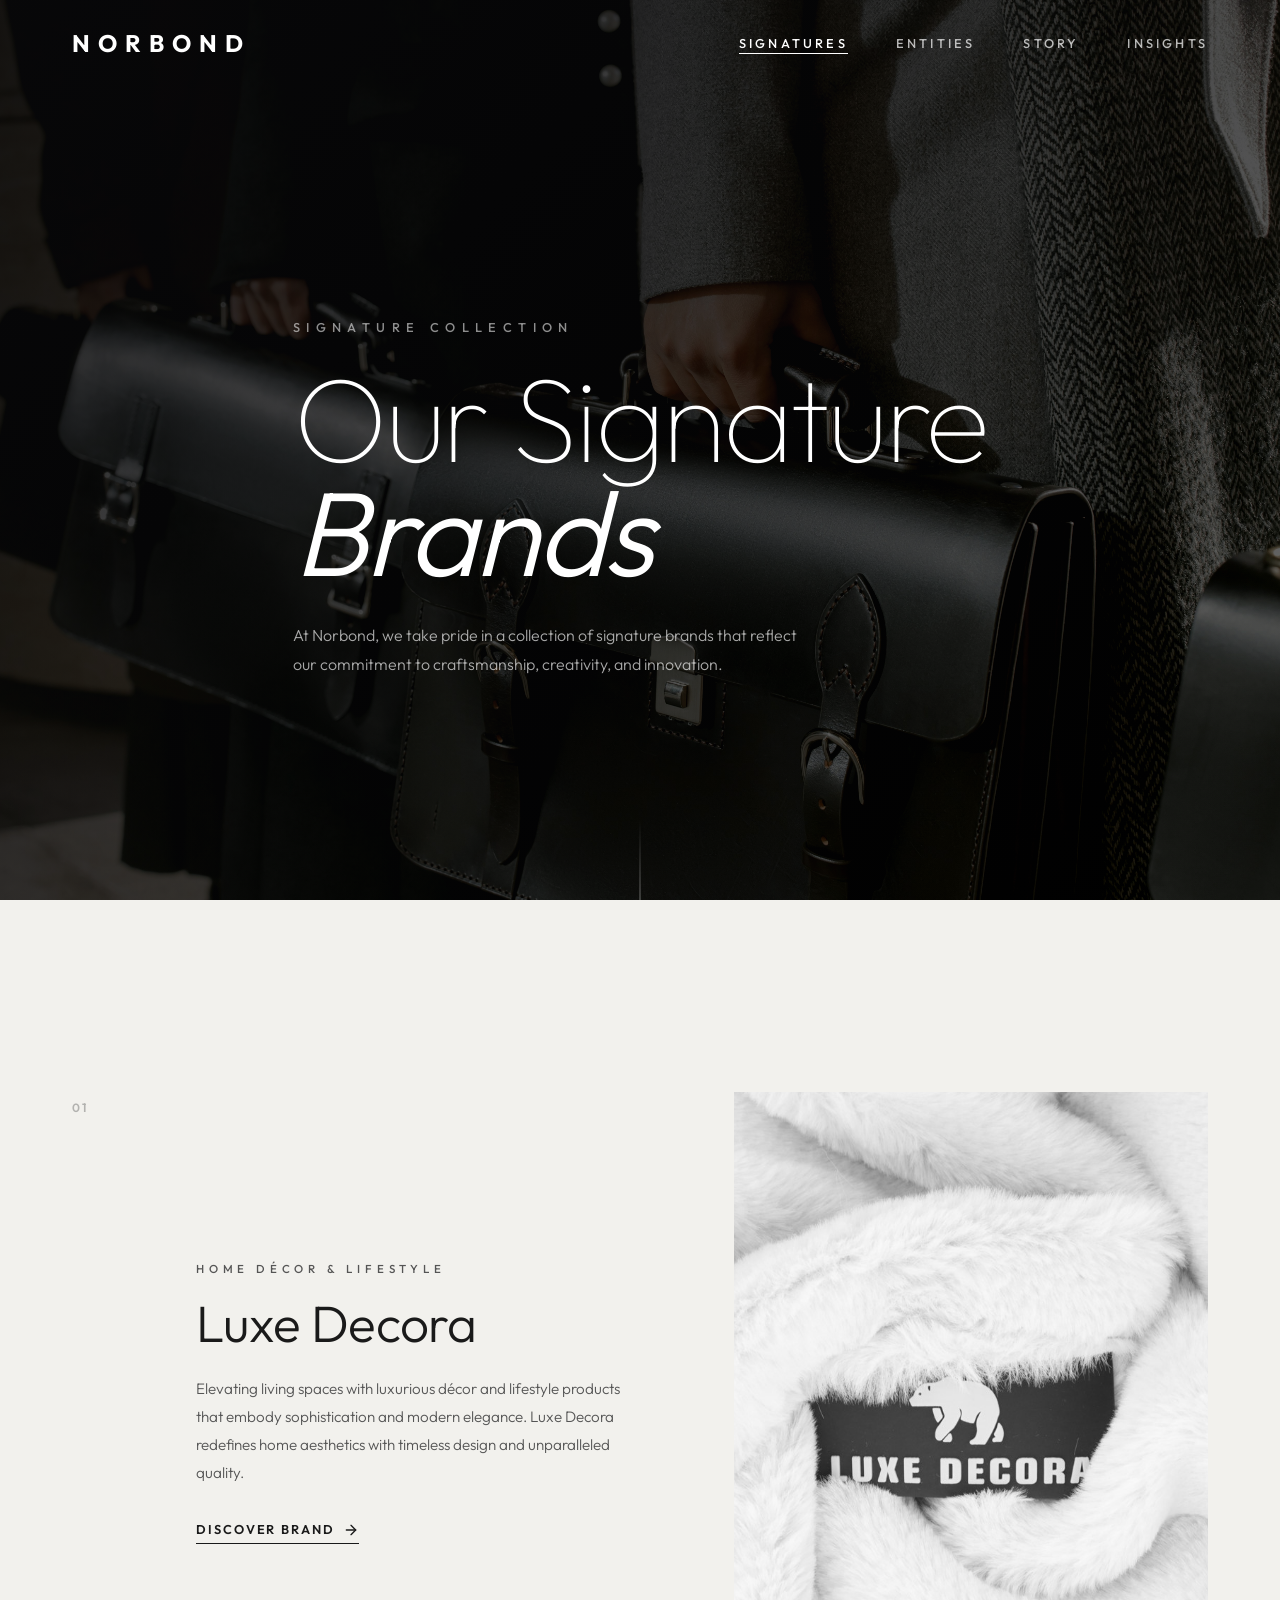
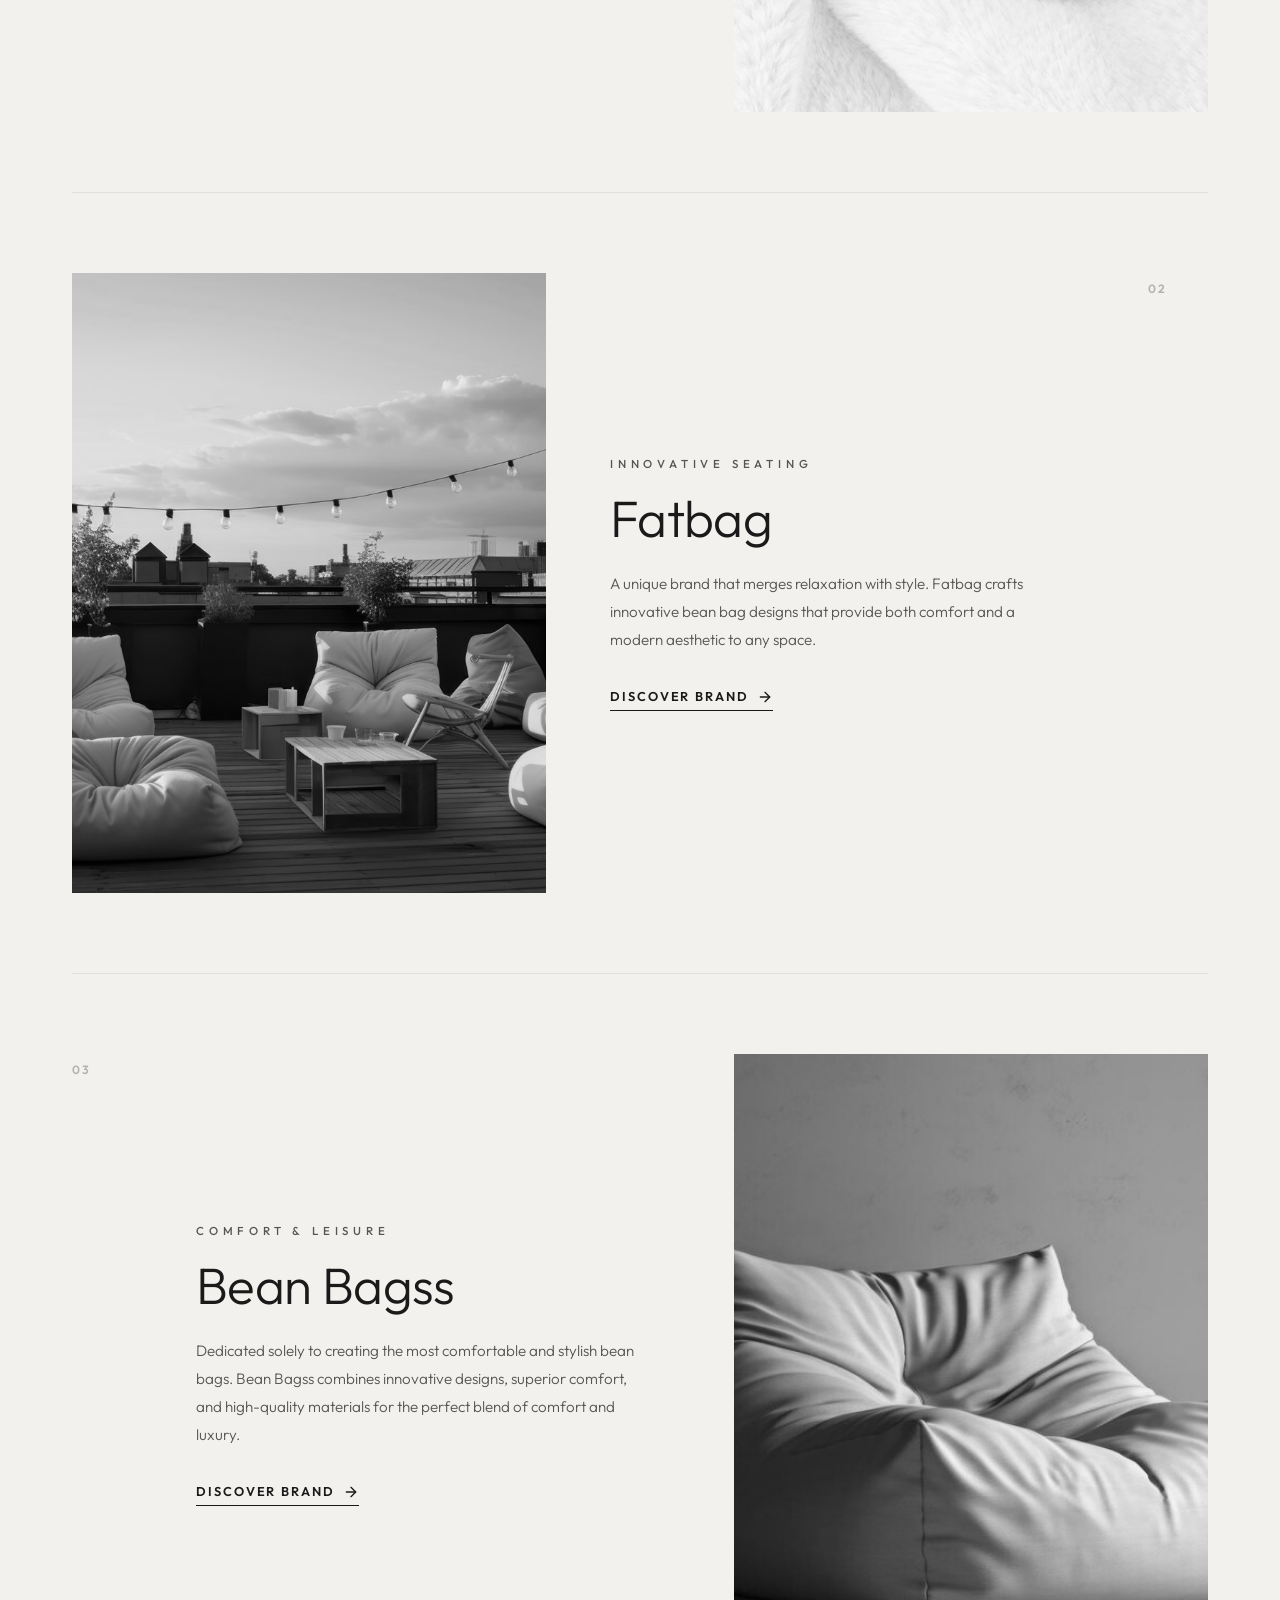
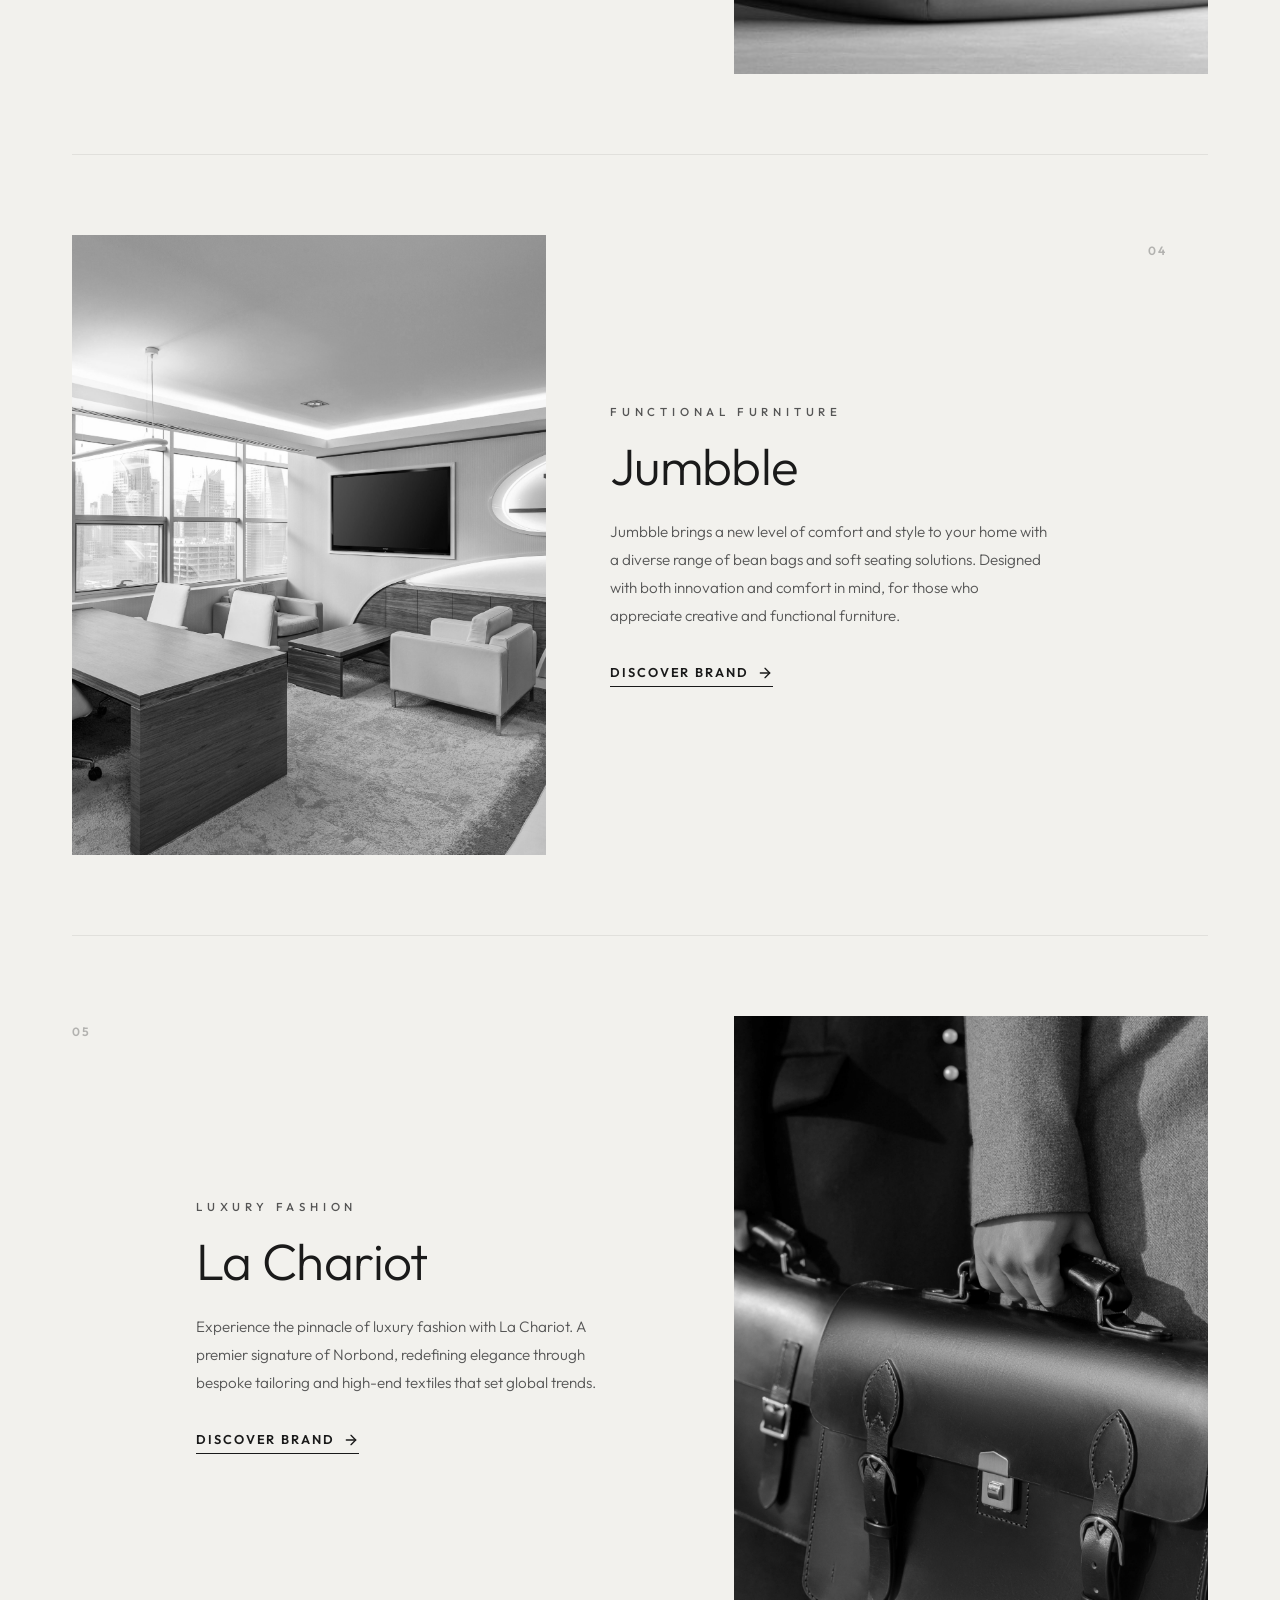
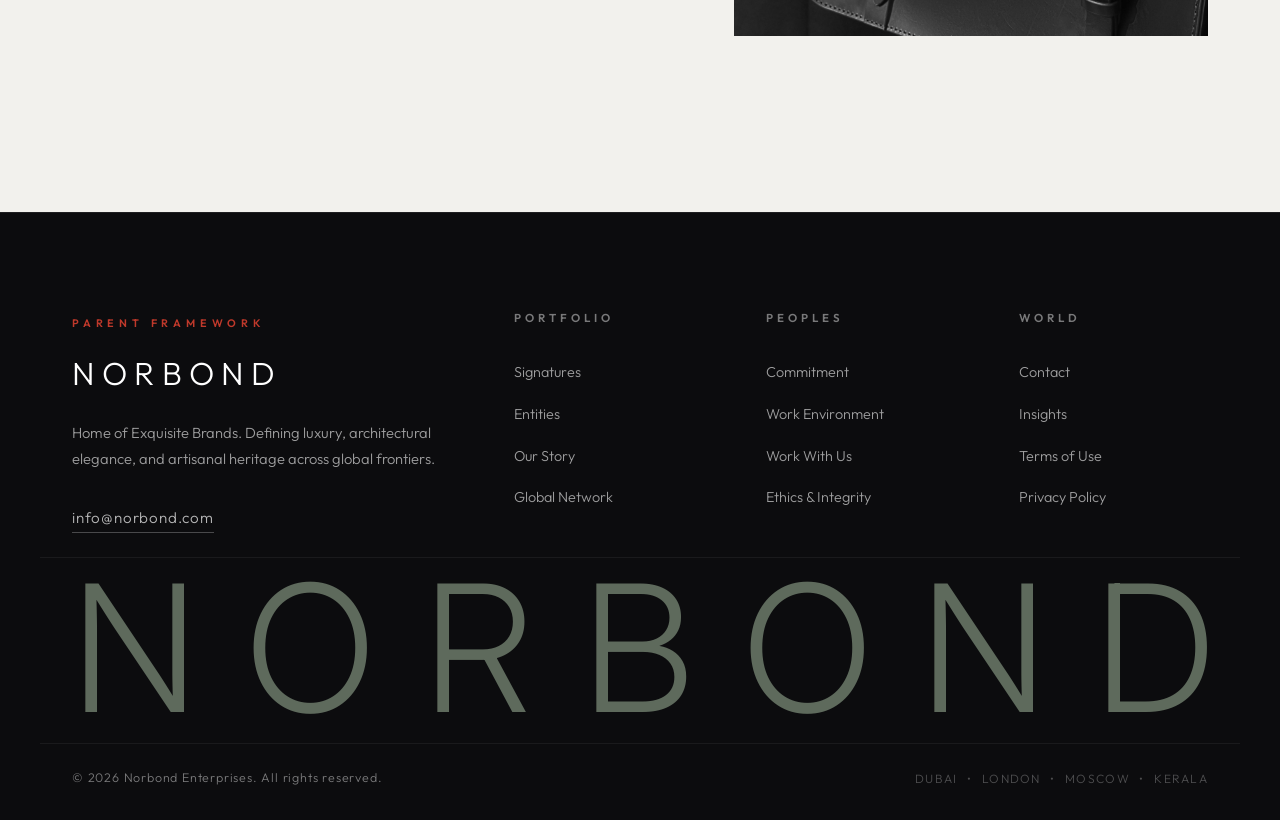
<file: signatures.html>
<!doctype html>
<html lang="en">
  <head>
    <meta charset="UTF-8" />
    <meta name="viewport" content="width=device-width, initial-scale=1.0" />
    <title>SIGNATURES | NORBOND</title>
    <link rel="preconnect" href="https://fonts.googleapis.com">
    <link rel="preconnect" href="https://fonts.gstatic.com" crossorigin>
    <link href="https://fonts.googleapis.com/css2?family=Inter:wght@300;400;500;600;700&family=Outfit:wght@100;300;400;500;700&display=swap" rel="stylesheet">
    <link rel="stylesheet" href="style.css" />
  </head>
  <body class="sig-page">
    <header class="header" id="header">
      <nav class="nav container">
        <div class="nav-logo">
          <a href="index.html">NORBOND</a>
        </div>
        <ul class="nav-links">
          <li><a href="signatures.html">SIGNATURES</a></li>
          <li><a href="entities.html">ENTITIES</a></li>
          <li><a href="story.html">STORY</a></li>
          <li><a href="insights.html">INSIGHTS</a></li>
        </ul>
      </nav>
    </header>

    <main>

      <!-- PAGE HERO -->
      <section class="sig-hero">
        <div class="sig-hero-bg"></div>
        <div class="sig-hero-overlay"></div>
        <div class="sig-hero-content container">
          <span class="section-tag reveal">SIGNATURE COLLECTION</span>
          <h1 class="reveal">Our Signature<br><span class="highlight">Brands</span></h1>
          <p class="sig-hero-sub reveal">At Norbond, we take pride in a collection of signature brands that reflect our commitment to craftsmanship, creativity, and innovation.</p>
        </div>
        <div class="sig-hero-scroll-line"></div>
      </section>

      <!-- BRAND LISTING -->
      <section class="sig-brands section">
        <div class="container">

          <!-- Brand 01 — Luxe Decora -->
          <article class="sig-brand-row reveal-up">
            <div class="sig-brand-num">01</div>
            <div class="sig-brand-info">
              <span class="sig-brand-category">Home Décor &amp; Lifestyle</span>
              <h2 class="sig-brand-name">Luxe Decora</h2>
              <p class="sig-brand-desc">Elevating living spaces with luxurious décor and lifestyle products that embody sophistication and modern elegance. Luxe Decora redefines home aesthetics with timeless design and unparalleled quality.</p>
              <a href="#" class="sig-brand-link">
                Discover Brand
                <svg width="16" height="16" viewBox="0 0 24 24" fill="none" stroke="currentColor" stroke-width="2" stroke-linecap="round" stroke-linejoin="round">
                  <line x1="5" y1="12" x2="19" y2="12"></line>
                  <polyline points="12 5 19 12 12 19"></polyline>
                </svg>
              </a>
            </div>
            <div class="sig-brand-img-wrap">
              <img src="assets/Signatures Luxe Decora.jpg" alt="Luxe Decora" class="sig-brand-img">
            </div>
          </article>

          <div class="sig-divider"></div>

          <!-- Brand 02 — Fatbag -->
          <article class="sig-brand-row reverse reveal-up">
            <div class="sig-brand-num">02</div>
            <div class="sig-brand-info">
              <span class="sig-brand-category">Innovative Seating</span>
              <h2 class="sig-brand-name">Fatbag</h2>
              <p class="sig-brand-desc">A unique brand that merges relaxation with style. Fatbag crafts innovative bean bag designs that provide both comfort and a modern aesthetic to any space.</p>
              <a href="#" class="sig-brand-link">
                Discover Brand
                <svg width="16" height="16" viewBox="0 0 24 24" fill="none" stroke="currentColor" stroke-width="2" stroke-linecap="round" stroke-linejoin="round">
                  <line x1="5" y1="12" x2="19" y2="12"></line>
                  <polyline points="12 5 19 12 12 19"></polyline>
                </svg>
              </a>
            </div>
            <div class="sig-brand-img-wrap">
              <img src="assets/Signatures Fatbag.jpg" alt="Fatbag" class="sig-brand-img">
            </div>
          </article>

          <div class="sig-divider"></div>

          <!-- Brand 03 — Bean Bagss -->
          <article class="sig-brand-row reveal-up">
            <div class="sig-brand-num">03</div>
            <div class="sig-brand-info">
              <span class="sig-brand-category">Comfort &amp; Leisure</span>
              <h2 class="sig-brand-name">Bean Bagss</h2>
              <p class="sig-brand-desc">Dedicated solely to creating the most comfortable and stylish bean bags. Bean Bagss combines innovative designs, superior comfort, and high-quality materials for the perfect blend of comfort and luxury.</p>
              <a href="#" class="sig-brand-link">
                Discover Brand
                <svg width="16" height="16" viewBox="0 0 24 24" fill="none" stroke="currentColor" stroke-width="2" stroke-linecap="round" stroke-linejoin="round">
                  <line x1="5" y1="12" x2="19" y2="12"></line>
                  <polyline points="12 5 19 12 12 19"></polyline>
                </svg>
              </a>
            </div>
            <div class="sig-brand-img-wrap">
              <img src="assets/beanbags1.jpg" alt="Bean Bagss" class="sig-brand-img">
            </div>
          </article>

          <div class="sig-divider"></div>

          <!-- Brand 04 — Jumbble -->
          <article class="sig-brand-row reverse reveal-up">
            <div class="sig-brand-num">04</div>
            <div class="sig-brand-info">
              <span class="sig-brand-category">Functional Furniture</span>
              <h2 class="sig-brand-name">Jumbble</h2>
              <p class="sig-brand-desc">Jumbble brings a new level of comfort and style to your home with a diverse range of bean bags and soft seating solutions. Designed with both innovation and comfort in mind, for those who appreciate creative and functional furniture.</p>
              <a href="#" class="sig-brand-link">
                Discover Brand
                <svg width="16" height="16" viewBox="0 0 24 24" fill="none" stroke="currentColor" stroke-width="2" stroke-linecap="round" stroke-linejoin="round">
                  <line x1="5" y1="12" x2="19" y2="12"></line>
                  <polyline points="12 5 19 12 12 19"></polyline>
                </svg>
              </a>
            </div>
            <div class="sig-brand-img-wrap">
              <img src="assets/img5.jpg" alt="Jumbble" class="sig-brand-img">
            </div>
          </article>

          <div class="sig-divider"></div>

          <!-- Brand 05 — La Chariot -->
          <article class="sig-brand-row reveal-up">
            <div class="sig-brand-num">05</div>
            <div class="sig-brand-info">
              <span class="sig-brand-category">Luxury Fashion</span>
              <h2 class="sig-brand-name">La Chariot</h2>
              <p class="sig-brand-desc">Experience the pinnacle of luxury fashion with La Chariot. A premier signature of Norbond, redefining elegance through bespoke tailoring and high-end textiles that set global trends.</p>
              <a href="#" class="sig-brand-link">
                Discover Brand
                <svg width="16" height="16" viewBox="0 0 24 24" fill="none" stroke="currentColor" stroke-width="2" stroke-linecap="round" stroke-linejoin="round">
                  <line x1="5" y1="12" x2="19" y2="12"></line>
                  <polyline points="12 5 19 12 12 19"></polyline>
                </svg>
              </a>
            </div>
            <div class="sig-brand-img-wrap">
              <img src="assets/Signatures La Cahriot.jpg" alt="La Chariot" class="sig-brand-img">
            </div>
          </article>

        </div>
      </section>

    </main>

    <footer class="footer" id="contact">
      <div class="container footer-top-grid">
        <div class="footer-brand">
          <span class="footer-tag">PARENT FRAMEWORK</span>
          <a href="index.html" class="footer-logo">NORBOND</a>
          <p class="footer-desc">Home of Exquisite Brands. Defining luxury, architectural elegance, and artisanal heritage across global frontiers.</p>
          <a href="mailto:info@norbond.com" class="footer-email-link">info@norbond.com</a>
        </div>

        <div class="footer-links">
          <h4 class="footer-col-title">PORTFOLIO</h4>
          <ul class="footer-nav-list">
            <li><a href="signatures.html">Signatures</a></li>
            <li><a href="entities.html">Entities</a></li>
            <li><a href="story.html">Our Story</a></li>
            <li><a href="index.html#global">Global Network</a></li>
          </ul>
        </div>

        <div class="footer-links">
          <h4 class="footer-col-title">PEOPLES</h4>
          <ul class="footer-nav-list">
            <li><a href="#">Commitment</a></li>
            <li><a href="#">Work Environment</a></li>
            <li><a href="#">Work With Us</a></li>
            <li><a href="#">Ethics &amp; Integrity</a></li>
          </ul>
        </div>

        <div class="footer-links">
          <h4 class="footer-col-title">WORLD</h4>
          <ul class="footer-nav-list">
            <li><a href="index.html#contact">Contact</a></li>
            <li><a href="insights.html">Insights</a></li>
            <li><a href="#">Terms of Use</a></li>
            <li><a href="#">Privacy Policy</a></li>
          </ul>
        </div>
      </div>

      <!-- Huge Typography Proximity Section -->
      <div class="container">
        <div class="wv-huge-typography-wrapper" id="waveyuHugeTypography">
          <span class="wv-char">N</span>
          <span class="wv-char">O</span>
          <span class="wv-char">R</span>
          <span class="wv-char">B</span>
          <span class="wv-char">O</span>
          <span class="wv-char">N</span>
          <span class="wv-char">D</span>
        </div>
      </div>

      <div class="footer-bottom container">
        <p>&copy; 2026 Norbond Enterprises. All rights reserved.</p>
        <div class="footer-bottom-locations">
          <span>Dubai</span> &bull; <span>London</span> &bull; <span>Moscow</span> &bull; <span>Kerala</span>
        </div>
      </div>
    </footer>

    <script src="script.js"></script>
  </body>
</html>
</file>
<file: style.css>
:root {
  --bg-primary: #F2F1ED;
  --text-primary: #1A1A1A;
  --text-secondary: #555;
  --accent-red: #C0392B;
  --glass-bg: rgba(242, 241, 237, 0.8);
  --glass-border: rgba(255, 255, 255, 0.2);
  --transition: all 0.6s cubic-bezier(0.16, 1, 0.3, 1);
}

* {
  margin: 0;
  padding: 0;
  box-sizing: border-box;
}

html {
  scroll-behavior: smooth;
}

body {
  font-family: 'Outfit', sans-serif;
  background-color: var(--bg-primary);
  color: var(--text-primary);
  line-height: 1.6;
  overflow-x: hidden;
}

ul {
  list-style: none;
}

a {
  text-decoration: none;
  color: inherit;
  transition: var(--transition);
}

img {
  max-width: 100%;
  display: block;
}

.container {
  max-width: 1200px;
  margin: 0 auto;
  padding: 0 2rem;
}

.grid {
  display: grid;
  gap: 2rem;
}

.section {
  padding: 8rem 0;
}

.section-tag {
  display: block;
  font-size: 0.8rem;
  letter-spacing: 0.4rem;
  font-weight: 500;
  margin-bottom: 1rem;
  color: var(--text-secondary);
  text-transform: uppercase;
}

.section-title {
  font-size: 3.5rem;
  font-weight: 300;
  margin-bottom: 3rem;
  letter-spacing: -0.05rem;
  line-height: 1.1;
}

/* Header & Nav */
.header {
  position: fixed;
  top: 0;
  left: 0;
  width: 100%;
  z-index: 1000;
  padding: 1.5rem 0;
  transition: transform 0.45s cubic-bezier(0.16, 1, 0.3, 1), background 0.4s ease, padding 0.4s ease, border-color 0.4s ease;
  will-change: transform;
}

.header.header-hidden {
  transform: translateY(-100%);
}

.header.scrolled,
.subpage .header {
  background: var(--glass-bg);
  backdrop-filter: blur(10px);
  padding: 1rem 0;
  border-bottom: 1px solid rgba(0, 0, 0, 0.05);
}

.subpage .nav-links a,
.subpage .nav-logo a {
  color: var(--text-primary);
}

.subpage .nav-contact svg {
  stroke: var(--text-primary);
}

/* Signatures page — transparent hero nav, transitions on scroll */
.sig-page .header {
  background: transparent;
  border-bottom: none;
  backdrop-filter: none;
}

.sig-page .nav-links a,
.sig-page .nav-logo a {
  color: #fff;
}

.sig-page .nav-contact svg {
  stroke: #fff;
}

.sig-page .header.scrolled {
  background: var(--glass-bg);
  backdrop-filter: blur(10px);
  padding: 1rem 0;
  border-bottom: 1px solid rgba(0, 0, 0, 0.05);
}

.sig-page .header.scrolled .nav-links a,
.sig-page .header.scrolled .nav-logo a {
  color: var(--text-primary);
}

.sig-page .header.scrolled .nav-contact svg {
  stroke: var(--text-primary);
}

/* Signatures page — transparent hero nav, transitions on scroll */
.sig-page .header {
  background: transparent;
  border-bottom: none;
  backdrop-filter: none;
}

.sig-page .nav-links a,
.sig-page .nav-logo a {
  color: #fff;
}

.sig-page .nav-contact svg {
  stroke: #fff;
}

.sig-page .header.scrolled {
  background: var(--glass-bg);
  backdrop-filter: blur(10px);
  padding: 1rem 0;
  border-bottom: 1px solid rgba(0, 0, 0, 0.05);
}

.sig-page .header.scrolled .nav-links a,
.sig-page .header.scrolled .nav-logo a {
  color: var(--text-primary);
}

.sig-page .header.scrolled .nav-contact svg {
  stroke: var(--text-primary);
}

.nav {
  display: flex;
  justify-content: space-between;
  align-items: center;
}

.nav-logo a {
  font-size: 1.5rem;
  font-weight: 700;
  letter-spacing: 0.5rem;
  color: #fff;
  /* Initial color */
}

.header.scrolled .nav-logo a {
  color: var(--text-primary);
  /* Scrolled color */
}

.nav-links {
  display: flex;
  gap: 3rem;
  align-items: center;
}

.nav-links a {
  font-size: 0.8rem;
  font-weight: 500;
  letter-spacing: 0.2rem;
  opacity: 0.7;
  color: #fff;
  border-bottom: 1px solid transparent;
  padding-bottom: 2px;
}

.header.scrolled .nav-links a {
  color: var(--text-primary);
  /* Scrolled color */
}

.nav-links a:hover,
.nav-links a.active {
  opacity: 1;
}

.nav-links a.active {
  border-bottom: 1px solid currentColor;
  padding-bottom: 2px;
}

/* Contact SVG color */
.nav-contact svg {
  stroke: #fff;
}

.header.scrolled .nav-contact svg {
  stroke: var(--text-primary);
}

.metrics-cluster {
  margin-top: 4rem;
}

.metric-main {
  margin-bottom: 6rem;
}

.m-num {
  display: block;
  font-size: 5rem;
  font-weight: 100;
  line-height: 1;
}

.m-label {
  display: block;
  font-size: 0.8rem;
  letter-spacing: 0.3rem;
  font-weight: 600;
  opacity: 0.5;
  margin-top: 1rem;
}

.metrics-grid {
  display: grid;
  grid-template-columns: repeat(4, 1fr);
  gap: 2rem;
  margin-bottom: 6rem;
}

.tier-1 .m-num {
  font-size: 3rem;
}

.tier-2 .m-num {
  font-size: 2.5rem;
  opacity: 0.7;
}

.presence-map-wrapper {
  position: relative;
  max-width: 1000px;
  margin: 4rem auto 0;
}

.presence-globe {
  width: 100%;
  opacity: 0.4;
  filter: grayscale(100%);
}

.map-marker {
  position: absolute;
  transform: translate(-50%, -50%);
  z-index: 5;
}

.marker-pin {
  background: var(--accent-red);
  color: #fff;
  width: 35px;
  height: 35px;
  border-radius: 50% 50% 50% 0;
  transform: rotate(-45deg);
  display: flex;
  align-items: center;
  justify-content: center;
  font-size: 0.7rem;
  font-weight: 700;
  margin: 0 auto;
}

.marker-pin span {
  transform: rotate(45deg);
}

.marker-info {
  margin-top: 1rem;
  font-size: 0.65rem;
  letter-spacing: 0.1rem;
  font-weight: 600;
  opacity: 0.7;
}

.bottom-legal {
  margin-top: 1.5rem;
  display: flex;
  gap: 2rem;
  justify-content: center;
}

.bottom-legal a {
  font-size: 0.7rem;
  letter-spacing: 0.1rem;
  opacity: 0.4;
}

/* Media Queries Updated */
@media (max-width: 900px) {
  .metrics-grid {
    grid-template-columns: 1fr 1fr;
    gap: 4rem;
  }
}

/* Footer Section */
/* Hero Section */
.hero {
  height: 100vh;
  display: flex;
  align-items: center;
  justify-content: center;
  position: relative;
  overflow: hidden;
  background-color: #000;
}

.hero-bg-wrapper {
  position: absolute;
  top: 0;
  left: 0;
  width: 100%;
  height: 100%;
  z-index: 1;
  transition: transform 0.1s ease-out;
}

.hero-bg {
  width: 100%;
  height: 110%;
  /* Extra height for parallax */
  background: url('assets/hero-v2.png') center/cover no-repeat;
  filter: brightness(0.7) contrast(1.1);
}

.hero-overlay {
  position: absolute;
  top: 0;
  left: 0;
  width: 100%;
  height: 100%;
  background: linear-gradient(to bottom, transparent 60%, var(--bg-primary));
  z-index: 2;
}

.hero-content {
  position: relative;
  z-index: 10;
  text-align: center;
}

.hero h1 {
  font-size: clamp(4rem, 15vw, 9rem);
  font-weight: 100;
  line-height: 0.95;
  letter-spacing: -0.3rem;
  margin-bottom: 2rem;
  text-transform: uppercase;
  color: #fff;
  text-shadow: 0 10px 30px rgba(0, 0, 0, 0.5);
}

.hero h1 .highlight {
  font-weight: 700;
  display: block;
  letter-spacing: 0.5rem;
  color: #fff;
  filter: drop-shadow(0 0 10px rgba(255, 255, 255, 0.3));
}

.hero-subtitle {
  font-size: 1.5rem;
  font-weight: 300;
  letter-spacing: 0.2rem;
  max-width: 700px;
  margin: 0 auto 3rem;
  color: rgba(255, 255, 255, 0.8);
  opacity: 0;
  transform: translateY(20px);
  animation: fadeInUp 1.5s forwards 0.5s;
}

@keyframes fadeInUp {
  to {
    opacity: 1;
    transform: translateY(0);
  }
}

.scroll-indicator {
  position: absolute;
  bottom: 2rem;
  left: 50%;
  transform: translateX(-50%);
  z-index: 10;
  display: flex;
  flex-direction: column;
  align-items: center;
  gap: 1rem;
}

.scroll-text {
  font-size: 0.6rem;
  letter-spacing: 0.3rem;
  color: rgba(255, 255, 255, 0.5);
  text-transform: uppercase;
}

.mouse {
  width: 22px;
  height: 38px;
  border: 1.5px solid rgba(255, 255, 255, 0.4);
  border-radius: 20px;
  position: relative;
}

.mouse::before {
  content: '';
  width: 3px;
  height: 6px;
  background: #fff;
  position: absolute;
  top: 8px;
  left: 50%;
  transform: translateX(-50%);
  border-radius: 2px;
  animation: scroll-anim 2s infinite;
}

@keyframes scroll-anim {
  0% {
    opacity: 1;
    transform: translateX(-50%) translateY(0);
  }

  100% {
    opacity: 0;
    transform: translateX(-50%) translateY(15px);
  }
}

.network-map {
  margin-top: 4rem;
  max-width: 1000px;
  margin-left: auto;
  margin-right: auto;
  position: relative;
}

.network-map img {
  width: 100%;
  opacity: 0.15;
  filter: grayscale(100%);
}

/* ============================================================
   SIGNATURES PAGE
   ============================================================ */

/* Hero */
.sig-hero {
  position: relative;
  height: 100vh;
  min-height: 600px;
  display: flex;
  align-items: center;
  overflow: hidden;
}

.sig-hero-bg {
  position: absolute;
  inset: 0;
  background: url('assets/Signatures La Cahriot.jpg') center / cover no-repeat;
  filter: brightness(0.45) contrast(1.1);
  transform: scale(1.05);
  transition: transform 10s ease;
  z-index: 1;
}

.sig-hero:hover .sig-hero-bg {
  transform: scale(1);
}

.sig-hero-overlay {
  position: absolute;
  inset: 0;
  background: linear-gradient(
    135deg,
    rgba(10, 10, 12, 0.72) 0%,
    rgba(10, 10, 12, 0.3) 60%,
    transparent 100%
  );
  z-index: 2;
}

.sig-hero-content {
  position: relative;
  z-index: 10;
  color: #fff;
  padding-top: 6rem;
}

.sig-hero-content .section-tag {
  color: rgba(255,255,255,0.55);
  margin-bottom: 1.5rem;
}

.sig-hero-content h1 {
  font-size: clamp(3.5rem, 10vw, 7.5rem);
  font-weight: 100;
  line-height: 0.95;
  letter-spacing: -0.2rem;
  margin-bottom: 2rem;
  color: #fff;
}

.sig-hero-content h1 .highlight {
  font-style: italic;
  font-weight: 300;
}

.sig-hero-sub {
  font-size: 1rem;
  font-weight: 300;
  color: rgba(255,255,255,0.65);
  max-width: 520px;
  line-height: 1.8;
}

.sig-hero-scroll-line {
  position: absolute;
  bottom: 0;
  left: 50%;
  transform: translateX(-50%);
  width: 1px;
  height: 80px;
  background: linear-gradient(to bottom, transparent, rgba(255,255,255,0.4));
  z-index: 10;
}

/* Brand listing section */
.sig-brands.section {
  padding: 7rem 0 6rem;
  background: var(--bg-primary);
}

/* Each brand row */
.sig-brand-row {
  display: grid;
  grid-template-columns: 60px 1fr 1fr;
  grid-template-areas: "num info img";
  gap: 4rem;
  align-items: center;
  padding: 5rem 0;
  position: relative;
  transition: var(--transition);
}

.sig-brand-row .sig-brand-num     { grid-area: num; }
.sig-brand-row .sig-brand-info    { grid-area: info; }
.sig-brand-row .sig-brand-img-wrap { grid-area: img; }

/* Reversed rows — image on the left, text on the right */
.sig-brand-row.reverse {
  grid-template-columns: 1fr 1fr 60px;
  grid-template-areas: "img info num";
}

/* Number */
.sig-brand-num {
  font-size: 0.75rem;
  font-weight: 600;
  letter-spacing: 0.15rem;
  color: var(--text-secondary);
  opacity: 0.4;
  align-self: flex-start;
  padding-top: 0.4rem;
}

/* Text block */
.sig-brand-info {
  display: flex;
  flex-direction: column;
  gap: 0;
}

.sig-brand-category {
  display: block;
  font-size: 0.72rem;
  letter-spacing: 0.3rem;
  font-weight: 500;
  text-transform: uppercase;
  color: var(--text-secondary);
  margin-bottom: 1rem;
  transition: color 0.4s ease;
}

.sig-brand-row:hover .sig-brand-category {
  color: var(--accent-red);
}

.sig-brand-name {
  font-size: clamp(2.2rem, 4vw, 3.5rem);
  font-weight: 300;
  letter-spacing: -0.04rem;
  line-height: 1.1;
  margin-bottom: 1.5rem;
  color: var(--text-primary);
}

.sig-brand-desc {
  font-size: 0.95rem;
  font-weight: 300;
  line-height: 1.85;
  color: var(--text-secondary);
  margin-bottom: 2rem;
  max-width: 440px;
}

.sig-brand-link {
  display: inline-flex;
  align-items: center;
  gap: 0.5rem;
  font-size: 0.8rem;
  font-weight: 600;
  letter-spacing: 0.12rem;
  text-transform: uppercase;
  color: var(--text-primary);
  border-bottom: 1px solid var(--text-primary);
  padding-bottom: 3px;
  width: fit-content;
  transition: gap 0.3s ease, opacity 0.3s ease;
}

.sig-brand-link:hover {
  gap: 0.85rem;
}

.sig-brand-link svg {
  transition: transform 0.3s ease;
}

.sig-brand-link:hover svg {
  transform: translateX(4px);
}

/* Image */
.sig-brand-img-wrap {
  position: relative;
  overflow: hidden;
  height: 620px;
  background: #e8e7e3;
}

.sig-brand-img {
  width: 100%;
  height: 100%;
  object-fit: cover;
  display: block;
  filter: grayscale(100%);
  transform: scale(1.03);
  transition: filter 0.8s cubic-bezier(0.16, 1, 0.3, 1),
              transform 0.8s cubic-bezier(0.16, 1, 0.3, 1);
}

.sig-brand-row:hover .sig-brand-img {
  filter: grayscale(0%);
  transform: scale(1);
}

/* Divider between brands */
.sig-divider {
  width: 100%;
  height: 1px;
  background: rgba(26, 26, 26, 0.08);
}

/* Section subtitle (legacy) */
.section-subtitle {
  max-width: 800px;
  margin: 0 auto 5rem;
  font-weight: 300;
  opacity: 0.7;
}

/* Responsive */
@media (max-width: 900px) {
  .sig-brand-row,
  .sig-brand-row.reverse {
    grid-template-columns: 1fr;
    gap: 2rem;
    padding: 3.5rem 0;
  }

  .sig-brand-num {
    display: none;
  }

  .sig-brand-row.reverse .sig-brand-img-wrap {
    order: unset;
  }

  .sig-brand-img-wrap {
    height: 380px;
  }

  .sig-hero-content h1 {
    letter-spacing: -0.1rem;
  }
}

/* Entities Page Style */
.entities-hero {
  position: relative;
  height: 60vh;
  overflow: hidden;
  display: flex;
  align-items: center;
  justify-content: center;
  text-align: center;
  color: #fff;
}

.entities-hero img {
  position: absolute;
  top: 0;
  left: 0;
  width: 100%;
  height: 100%;
  object-fit: cover;
  filter: brightness(0.5);
  z-index: 1;
}

.entities-hero-content {
  position: relative;
  z-index: 10;
  padding: 0 2rem;
}

.entities-hero .section-tag {
  color: rgba(255, 255, 255, 0.7);
}

.entities-hero h1 {
  font-size: 4rem;
  font-weight: 100;
  letter-spacing: 0.5rem;
  margin-bottom: 2rem;
}

.entity-block {
  max-width: 800px;
  margin: 0 auto 5rem;
  display: flex;
  flex-direction: column;
  align-items: center;
  text-align: center;
}

.entity-block:last-of-type {
  margin-bottom: 0;
}

.entity-icon img,
.entity-icon svg {
  display: block;
  margin: 0 auto;
}

.brand-title {
  font-size: 6rem;
  font-weight: 900;
  letter-spacing: 2rem;
  opacity: 0.05;
  margin-bottom: -3.5rem;
  text-transform: uppercase;
  width: 100%;
}

.entity-block h3 {
  font-size: 1.4rem;
  letter-spacing: 0.3rem;
  margin-bottom: 2rem;
  font-weight: 500;
  position: relative;
  z-index: 2;
}

.entity-meta {
  margin: 2rem 0;
  font-size: 0.8rem;
  letter-spacing: 0.2rem;
  font-weight: 600;
  opacity: 0.6;
  text-transform: uppercase;
  display: flex;
  gap: 1rem;
  justify-content: center;
  flex-wrap: wrap;
}

.meta-desc {
  font-size: 0.9rem;
  font-style: italic;
  opacity: 0.6;
  max-width: 650px;
  margin: 2rem auto 0;
  line-height: 1.6;
}

.divider {
  width: 60px;
  height: 1px;
  background: rgba(0, 0, 0, 0.1);
  margin: 3.5rem auto;
}

.entities-list.section {
  padding-bottom: 4rem;
}

.global-network.section {
  padding-top: 2rem;
}

.centered {
  text-align: center;
}

/* ============================================================
   STORY PAGE
   ============================================================ */

/* Transparent hero nav — same pattern as signatures */
.story-page .header {
  background: transparent;
  border-bottom: none;
  backdrop-filter: none;
}
.story-page .nav-links a,
.story-page .nav-logo a { color: #fff; }
.story-page .nav-contact svg { stroke: #fff; }
.story-page .header.scrolled {
  background: var(--glass-bg);
  backdrop-filter: blur(10px);
  padding: 1rem 0;
  border-bottom: 1px solid rgba(0,0,0,0.05);
}
.story-page .header.scrolled .nav-links a,
.story-page .header.scrolled .nav-logo a { color: var(--text-primary); }
.story-page .header.scrolled .nav-contact svg { stroke: var(--text-primary); }

/* Hero */
.story-hero {
  position: relative;
  height: 100vh;
  min-height: 600px;
  display: flex;
  align-items: center;
  overflow: hidden;
}
.story-hero-bg {
  position: absolute;
  inset: 0;
  background: url('assets/Story - Journey.jpg') center / cover no-repeat;
  filter: brightness(0.4) contrast(1.1);
  transform: scale(1.05);
  transition: transform 10s ease;
  z-index: 1;
}
.story-hero:hover .story-hero-bg { transform: scale(1); }
.story-hero-overlay {
  position: absolute;
  inset: 0;
  background: linear-gradient(135deg, rgba(10,10,12,0.75) 0%, rgba(10,10,12,0.25) 65%, transparent 100%);
  z-index: 2;
}
.story-hero-content {
  position: relative;
  z-index: 10;
  color: #fff;
  padding-top: 6rem;
}
.story-hero-content .section-tag {
  color: rgba(255,255,255,0.5);
  margin-bottom: 1.5rem;
}
.story-hero-content h1 {
  font-size: clamp(3.5rem, 10vw, 7.5rem);
  font-weight: 100;
  line-height: 0.95;
  letter-spacing: -0.2rem;
  margin-bottom: 2rem;
  color: #fff;
}
.story-hero-content h1 .highlight {
  font-style: italic;
  font-weight: 300;
}
.story-hero-sub {
  font-size: 1rem;
  font-weight: 300;
  color: rgba(255,255,255,0.65);
  max-width: 500px;
  line-height: 1.8;
}
.story-hero-line {
  position: absolute;
  bottom: 0;
  left: 50%;
  transform: translateX(-50%);
  width: 1px;
  height: 80px;
  background: linear-gradient(to bottom, transparent, rgba(255,255,255,0.4));
  z-index: 10;
}

/* Intro section */
.story-intro-section.section {
  padding-bottom: 5rem;
}
.story-intro-grid {
  display: grid;
  grid-template-columns: 220px 1fr;
  gap: 6rem;
  align-items: start;
  padding-top: 1rem;
}
.story-intro-label {
  padding-top: 0.4rem;
}
.story-intro-text p {
  font-size: 1.1rem;
  font-weight: 300;
  line-height: 1.9;
  color: var(--text-secondary);
  margin-bottom: 1.5rem;
}
.story-intro-text p:last-child { margin-bottom: 0; }

/* Full-width image break */
.story-full-img {
  width: 100%;
  height: 70vh;
  min-height: 400px;
  overflow: hidden;
}
.story-full-img img {
  width: 100%;
  height: 100%;
  object-fit: cover;
  object-position: center 20%;
  filter: brightness(0.85);
  transition: transform 0.8s ease;
}
.story-full-img:hover img { transform: scale(1.02); }

/* Mission & Vision */
.story-mv.section {
  padding-top: 7rem;
}
.story-mv .section-header {
  margin-bottom: 5rem;
}
.story-mv-row {
  display: grid;
  grid-template-columns: 1fr 1fr;
  grid-template-areas: "img info";
  gap: 6rem;
  align-items: center;
  padding: 4rem 0;
}
.story-mv-row .story-mv-img-wrap { grid-area: img; }
.story-mv-row .story-mv-info     { grid-area: info; }
.story-mv-row.reverse {
  grid-template-areas: "info img";
}
.story-mv-img-wrap {
  overflow: hidden;
  height: 540px;
}
.story-mv-img {
  width: 100%;
  height: 100%;
  object-fit: cover;
  filter: grayscale(100%);
  transform: scale(1.03);
  transition: filter 0.8s cubic-bezier(0.16,1,0.3,1), transform 0.8s cubic-bezier(0.16,1,0.3,1);
}
.story-mv-row:hover .story-mv-img {
  filter: grayscale(0%);
  transform: scale(1);
}
.story-mv-num {
  display: block;
  font-size: 0.72rem;
  letter-spacing: 0.15rem;
  font-weight: 600;
  color: var(--text-secondary);
  opacity: 0.4;
  margin-bottom: 1.2rem;
}
.story-mv-heading {
  font-size: clamp(2rem, 4vw, 3rem);
  font-weight: 300;
  letter-spacing: -0.03rem;
  margin-bottom: 1.5rem;
  color: var(--text-primary);
}
.story-mv-desc {
  font-size: 0.95rem;
  font-weight: 300;
  line-height: 1.85;
  color: var(--text-secondary);
  margin-bottom: 1.2rem;
}
.story-mv-list {
  list-style: none;
  margin-top: 0.5rem;
}
.story-mv-list li {
  font-size: 0.9rem;
  font-weight: 300;
  color: var(--text-secondary);
  padding: 0.65rem 0 0.65rem 1.5rem;
  border-bottom: 1px solid rgba(0,0,0,0.06);
  position: relative;
}
.story-mv-list li::before {
  content: '—';
  position: absolute;
  left: 0;
  color: var(--accent-red);
  font-weight: 600;
}
.story-mv-divider {
  width: 100%;
  height: 1px;
  background: rgba(26,26,26,0.07);
}

/* Journey — dark band */
.story-journey-section {
  background: #111009;
  color: #fff;
  padding: 8rem 0 6rem;
}
.story-journey-grid {
  display: grid;
  grid-template-columns: 1fr 1fr;
  gap: 6rem;
  align-items: start;
  margin-bottom: 5rem;
}
.story-journey-left .section-tag {
  color: rgba(255,255,255,0.45);
  margin-bottom: 1.5rem;
}
.story-journey-heading {
  font-size: clamp(2.5rem, 5vw, 4rem);
  font-weight: 100;
  line-height: 1;
  letter-spacing: -0.1rem;
  color: #fff;
}
.story-journey-right p {
  font-size: 0.95rem;
  font-weight: 300;
  line-height: 1.9;
  color: rgba(255,255,255,0.65);
  margin-bottom: 1.5rem;
}
.story-journey-right p:last-child { margin-bottom: 0; }
.story-journey-img-row {
  display: grid;
  grid-template-columns: repeat(3, 1fr);
  gap: 0.4rem;
}
.story-journey-img-item {
  overflow: hidden;
  height: 480px;
}
.story-journey-img-item img {
  width: 100%;
  height: 100%;
  object-fit: cover;
  filter: brightness(0.75);
  transform: scale(1.03);
  transition: filter 0.7s ease, transform 0.7s ease;
}
.story-journey-img-item:hover img {
  filter: brightness(1);
  transform: scale(1);
}

/* Global Reach */
.story-reach-section.section {
  padding-top: 7rem;
}
.story-reach-grid {
  display: grid;
  grid-template-columns: 1fr 1fr;
  gap: 6rem;
  align-items: center;
}
.story-reach-info .section-title {
  margin-bottom: 1.5rem;
}
.story-reach-info > p {
  font-size: 0.95rem;
  font-weight: 300;
  line-height: 1.85;
  color: var(--text-secondary);
  margin-bottom: 2.5rem;
}
.story-reach-list {
  list-style: none;
}
.story-reach-list li {
  display: flex;
  align-items: baseline;
  gap: 0;
  padding: 1rem 0;
  border-bottom: 1px solid rgba(0,0,0,0.06);
  font-size: 0.9rem;
  font-weight: 300;
  color: var(--text-secondary);
  transition: var(--transition);
}
.story-reach-list li:hover {
  transform: translateX(8px);
  color: var(--text-primary);
}
.story-reach-list li strong {
  font-weight: 600;
  color: var(--text-primary);
  min-width: 150px;
  flex-shrink: 0;
  letter-spacing: 0.05rem;
}
.story-reach-img-wrap {
  overflow: hidden;
  height: 540px;
}
.story-reach-img {
  width: 100%;
  height: 100%;
  object-fit: cover;
  filter: grayscale(60%);
  transition: filter 0.7s ease;
}
.story-reach-img-wrap:hover .story-reach-img { filter: grayscale(0%); }

/* CTA closing */
.story-cta.section {
  border-top: 1px solid rgba(0,0,0,0.07);
}
.story-cta-heading {
  font-size: clamp(2.5rem, 5vw, 4.5rem);
  font-weight: 100;
  letter-spacing: -0.1rem;
  margin: 1rem 0 2rem;
  color: var(--text-primary);
}
.story-cta-text {
  font-size: 1rem;
  font-weight: 300;
  line-height: 1.85;
  color: var(--text-secondary);
  max-width: 650px;
  margin: 0 auto 3rem;
}
.story-cta-btn {
  display: inline-flex;
  align-items: center;
  gap: 0.6rem;
  font-size: 0.85rem;
  font-weight: 600;
  letter-spacing: 0.15rem;
  text-transform: uppercase;
  color: var(--text-primary);
  border-bottom: 1px solid var(--text-primary);
  padding-bottom: 4px;
  transition: gap 0.3s ease;
}
.story-cta-btn:hover { gap: 1rem; }
.story-cta-btn svg { transition: transform 0.3s ease; }
.story-cta-btn:hover svg { transform: translateX(4px); }

/* Legacy story styles (kept for safety) */
.story-intro p {
  font-size: 1.1rem;
  font-weight: 300;
  max-width: 900px;
  margin: 0 auto 2rem;
  line-height: 1.8;
  opacity: 0.8;
}
.mission-vision-grid {
  display: grid;
  grid-template-columns: 1fr 1fr;
  gap: 4rem;
}
.mv-image img {
  width: 100%;
  height: 400px;
  object-fit: cover;
  margin-bottom: 2rem;
  filter: grayscale(100%);
}
.mv-content h2 {
  font-size: 1.5rem;
  letter-spacing: 0.3rem;
  margin-bottom: 1.5rem;
}
.mv-content p { font-weight: 300; opacity: 0.7; margin-bottom: 1.5rem; }
.mv-list li {
  font-size: 0.9rem;
  font-weight: 300;
  opacity: 0.6;
  margin-bottom: 0.8rem;
  padding-left: 1.5rem;
  position: relative;
}
.mv-list li::before { content: '—'; position: absolute; left: 0; color: var(--accent-red); }
.story-journey { background: #fff; }
.journey-content h2 { font-size: 2rem; letter-spacing: 0.2rem; margin-bottom: 2rem; }
.journey-content p { max-width: 800px; margin: 0 auto 1.5rem; font-weight: 300; opacity: 0.7; }
.reach-grid { display: grid; grid-template-columns: 1fr 1fr; gap: 6rem; align-items: center; }
.reach-content h2 { font-size: 1.8rem; margin-bottom: 2rem; letter-spacing: 0.2rem; }
.reach-content p { font-weight: 300; opacity: 0.8; margin-bottom: 1.5rem; line-height: 1.8; }
.reach-image img { width: 100%; height: 600px; object-fit: cover; filter: grayscale(100%); }
.story-footer h2 { font-size: 1.5rem; letter-spacing: 0.2rem; }
.story-reach.section { padding-bottom: 4rem; }
.story-footer.section { padding-top: 2rem; }

/* Responsive */
@media (max-width: 900px) {
  .story-intro-grid { grid-template-columns: 1fr; gap: 2rem; }
  .story-mv-row,
  .story-mv-row.reverse { grid-template-columns: 1fr; grid-template-areas: "img" "info"; gap: 2.5rem; padding: 3rem 0; }
  .story-mv-img-wrap { height: 320px; }
  .story-journey-grid { grid-template-columns: 1fr; gap: 2.5rem; }
  .story-journey-img-row { grid-template-columns: 1fr; gap: 0.4rem; }
  .story-journey-img-item { height: 280px; }
  .story-reach-grid { grid-template-columns: 1fr; gap: 3rem; }
  .story-reach-img-wrap { height: 320px; }
}

/* ============================================================
   INSIGHTS PAGE
   ============================================================ */

/* Transparent hero nav — same pattern as signatures and story */
.insights-page .header {
  background: transparent;
  border-bottom: none;
  backdrop-filter: none;
}
.insights-page .nav-links a,
.insights-page .nav-logo a { color: #fff; }
.insights-page .nav-contact svg { stroke: #fff; }
.insights-page .header.scrolled {
  background: var(--glass-bg);
  backdrop-filter: blur(10px);
  padding: 1rem 0;
  border-bottom: 1px solid rgba(0,0,0,0.05);
}
.insights-page .header.scrolled .nav-links a,
.insights-page .header.scrolled .nav-logo a { color: var(--text-primary); }
.insights-page .header.scrolled .nav-contact svg { stroke: var(--text-primary); }

/* Entities page — transparent hero nav */
.entities-page .header {
  background: transparent;
  border-bottom: none;
  backdrop-filter: none;
}
.entities-page .nav-links a,
.entities-page .nav-logo a { color: #fff; }
.entities-page .nav-contact svg { stroke: #fff; }
.entities-page .header.scrolled {
  background: var(--glass-bg);
  backdrop-filter: blur(10px);
  padding: 1rem 0;
  border-bottom: 1px solid rgba(0,0,0,0.05);
}
.entities-page .header.scrolled .nav-links a,
.entities-page .header.scrolled .nav-logo a { color: var(--text-primary); }
.entities-page .header.scrolled .nav-contact svg { stroke: var(--text-primary); }

/* Hero */
.ins-hero {
  position: relative;
  height: 100vh;
  min-height: 600px;
  display: flex;
  align-items: center;
  overflow: hidden;
}

.ins-hero-bg {
  position: absolute;
  inset: 0;
  background: url('assets/img9.jpeg') center / cover no-repeat;
  filter: brightness(0.5) contrast(1.1);
  transform: scale(1.05);
  transition: transform 10s ease;
  z-index: 1;
}

.ins-hero:hover .ins-hero-bg { transform: scale(1); }

.ins-hero-overlay {
  position: absolute;
  inset: 0;
  background: linear-gradient(135deg, rgba(10,10,12,0.75) 0%, rgba(10,10,12,0.25) 65%, transparent 100%);
  z-index: 2;
}

.ins-hero-content {
  position: relative;
  z-index: 10;
  color: #fff;
  padding-top: 6rem;
}

.ins-hero-content .section-tag {
  color: rgba(255,255,255,0.5);
  margin-bottom: 1.5rem;
}

.ins-hero-content h1 {
  font-size: clamp(3.5rem, 10vw, 7.5rem);
  font-weight: 100;
  line-height: 0.95;
  letter-spacing: -0.2rem;
  margin-bottom: 2rem;
  color: #fff;
}

.ins-hero-content h1 .highlight {
  font-style: italic;
  font-weight: 300;
}

.ins-hero-sub {
  font-size: 1rem;
  font-weight: 300;
  color: rgba(255,255,255,0.65);
  max-width: 520px;
  line-height: 1.8;
}

.ins-hero-line {
  position: absolute;
  bottom: 0;
  left: 50%;
  transform: translateX(-50%);
  width: 1px;
  height: 80px;
  background: linear-gradient(to bottom, transparent, rgba(255,255,255,0.4));
  z-index: 10;
}

/* Executive Intro */
.ins-intro-section.section {
  padding-bottom: 5rem;
}

.ins-intro-grid {
  display: grid;
  grid-template-columns: 240px 1fr;
  gap: 6rem;
  align-items: start;
}

.ins-intro-label .section-tag {
  margin-bottom: 0;
  padding-top: 0.3rem;
}

.ins-intro-text p {
  font-size: 1.1rem;
  font-weight: 300;
  line-height: 1.9;
  color: var(--text-secondary);
  margin-bottom: 1.5rem;
}
.ins-intro-text p:last-child { margin-bottom: 0; }

/* Dark Luxury Metrics Band */
.ins-metrics-band {
  background: #000000;
  color: #fff;
  padding: 8rem 0;
  position: relative;
}

.ins-metrics-band .section-tag {
  color: rgba(255, 255, 255, 0.45);
  margin-bottom: 1rem;
}

.ins-metrics-band .section-title {
  color: #fff;
  margin-bottom: 4rem;
}

.ins-metrics-primary {
  display: grid;
  grid-template-columns: repeat(4, 1fr);
  gap: 2rem;
  border-bottom: 1px solid rgba(255, 255, 255, 0.08);
  padding-bottom: 4rem;
  margin-bottom: 4rem;
}

.ins-metric-card {
  text-align: left;
  padding: 1.5rem;
  border-left: 1px solid rgba(255, 255, 255, 0.08);
  transition: all 0.4s ease;
}

.ins-metric-card:hover {
  background: rgba(255, 255, 255, 0.02);
  border-left-color: var(--accent-red);
}

.ins-metric-val {
  display: block;
  font-size: clamp(3rem, 5vw, 4.5rem);
  font-weight: 100;
  line-height: 1;
  color: #fff;
  margin-bottom: 0.75rem;
  letter-spacing: -0.05rem;
}

.ins-metric-lbl {
  display: block;
  font-size: 0.72rem;
  letter-spacing: 0.25rem;
  font-weight: 600;
  text-transform: uppercase;
  color: rgba(255, 255, 255, 0.45);
  transition: color 0.3s ease;
}

.ins-metric-card:hover .ins-metric-lbl {
  color: rgba(255, 255, 255, 0.85);
}

.ins-metrics-secondary {
  display: grid;
  grid-template-columns: repeat(4, 1fr);
  gap: 2rem;
}

.ins-metric-card-sm {
  padding: 1.5rem;
  border-left: 1px solid rgba(255, 255, 255, 0.05);
}

.ins-metric-card-sm .ins-metric-val {
  font-size: 2.2rem;
  font-weight: 100;
  display: block;
  line-height: 1;
  color: #fff;
  margin-bottom: 0.5rem;
  opacity: 0.8;
}

.ins-metric-card-sm .ins-metric-lbl {
  display: block;
  font-size: 0.7rem;
  letter-spacing: 0.2rem;
  font-weight: 600;
  text-transform: uppercase;
  color: rgba(255, 255, 255, 0.4);
}

/* Strategic Reports Section */
.ins-reports.section {
  padding-top: 8rem;
  padding-bottom: 8rem;
}

.ins-report-row {
  display: grid;
  grid-template-columns: 60px 1fr 1fr;
  grid-template-areas: "num info img";
  gap: 5rem;
  align-items: center;
  padding: 5rem 0;
}

.ins-report-row.reverse {
  grid-template-columns: 1fr 1fr 60px;
  grid-template-areas: "img info num";
}

.ins-report-row .ins-report-num  { grid-area: num; }
.ins-report-row .ins-report-info { grid-area: info; }
.ins-report-row .ins-report-img-wrap { grid-area: img; }

.ins-report-num {
  font-size: 0.75rem;
  font-weight: 600;
  letter-spacing: 0.15rem;
  color: var(--text-secondary);
  opacity: 0.4;
  align-self: flex-start;
  padding-top: 0.4rem;
}

.ins-report-cat {
  display: block;
  font-size: 0.72rem;
  letter-spacing: 0.3rem;
  font-weight: 500;
  text-transform: uppercase;
  color: var(--text-secondary);
  margin-bottom: 1rem;
  transition: color 0.4s ease;
}

.ins-report-row:hover .ins-report-cat {
  color: var(--accent-red);
}

.ins-report-title {
  font-size: clamp(2rem, 3.8vw, 3.2rem);
  font-weight: 300;
  letter-spacing: -0.04rem;
  line-height: 1.15;
  margin-bottom: 1.5rem;
  color: var(--text-primary);
}

.ins-report-desc {
  font-size: 0.95rem;
  font-weight: 300;
  line-height: 1.85;
  color: var(--text-secondary);
  margin-bottom: 2rem;
  max-width: 480px;
}

.ins-report-bullets {
  list-style: none;
  margin-bottom: 2.5rem;
}

.ins-report-bullets li {
  font-size: 0.88rem;
  font-weight: 300;
  color: var(--text-secondary);
  padding: 0.5rem 0 0.5rem 1.4rem;
  border-bottom: 1px solid rgba(0, 0, 0, 0.05);
  position: relative;
}

.ins-report-bullets li::before {
  content: '—';
  position: absolute;
  left: 0;
  color: var(--accent-red);
  font-weight: 600;
}

.ins-report-link {
  display: inline-flex;
  align-items: center;
  gap: 0.5rem;
  font-size: 0.8rem;
  font-weight: 600;
  letter-spacing: 0.12rem;
  text-transform: uppercase;
  color: var(--text-primary);
  border-bottom: 1px solid var(--text-primary);
  padding-bottom: 3px;
  width: fit-content;
  transition: gap 0.3s ease;
}

.ins-report-link:hover {
  gap: 0.9rem;
}

.ins-report-link svg {
  transition: transform 0.3s ease;
}

.ins-report-link:hover svg {
  transform: translateX(4px);
}

.ins-report-img-wrap {
  position: relative;
  overflow: hidden;
  height: 560px;
  background: #e8e7e3;
}

.ins-report-img {
  width: 100%;
  height: 100%;
  object-fit: cover;
  display: block;
  filter: grayscale(100%);
  transform: scale(1.03);
  transition: filter 0.8s cubic-bezier(0.16, 1, 0.3, 1), transform 0.8s cubic-bezier(0.16, 1, 0.3, 1);
}

.ins-report-row:hover .ins-report-img {
  filter: grayscale(0%);
  transform: scale(1);
}

.ins-report-divider {
  width: 100%;
  height: 1px;
  background: rgba(26, 26, 26, 0.08);
}

/* Strategic Statement Quote */
.ins-quote-section {
  background: var(--bg-primary);
  border-top: 1px solid rgba(0, 0, 0, 0.06);
  padding: 7rem 0;
}

.ins-quote-box {
  max-width: 860px;
  margin: 0 auto;
  text-align: center;
}

.ins-quote-text {
  font-size: clamp(1.6rem, 3vw, 2.5rem);
  font-weight: 300;
  line-height: 1.4;
  letter-spacing: -0.02rem;
  margin-bottom: 2rem;
  color: var(--text-primary);
}

.ins-quote-author {
  font-size: 0.8rem;
  letter-spacing: 0.3rem;
  font-weight: 600;
  text-transform: uppercase;
  color: var(--text-secondary);
}

/* Responsive */
@media (max-width: 900px) {
  .ins-intro-grid {
    grid-template-columns: 1fr;
    gap: 2rem;
  }
  .ins-metrics-primary,
  .ins-metrics-secondary {
    grid-template-columns: 1fr 1fr;
    gap: 1.5rem;
  }
  .ins-report-row,
  .ins-report-row.reverse {
    grid-template-columns: 1fr;
    grid-template-areas: "img" "info";
    gap: 2.5rem;
    padding: 3.5rem 0;
  }
  .ins-report-img-wrap {
    height: 340px;
  }
  .ins-report-num {
    display: none;
  }
}

@media (max-width: 600px) {
  .ins-metrics-primary,
  .ins-metrics-secondary {
    grid-template-columns: 1fr;
  }
}

/* Diverse Excellence - Expanding Cards Section */
.signatures {
  background: var(--bg-primary);
  color: var(--text-primary);
  padding: 8rem 0;
  position: relative;
  overflow: hidden;
}

.signatures .section-tag {
  color: var(--text-secondary);
  letter-spacing: 0.35rem;
}

.signatures .section-title {
  color: var(--text-primary);
  margin-bottom: 3.5rem;
}

.signatures-container {
  max-width: 1400px;
  width: 100%;
  margin: 0 auto;
  padding: 0 2rem;
}

.signature-accordion {
  display: flex;
  gap: 0.4rem;
  width: 100%;
  align-items: stretch;
}

/* Base Card State */
.signature-card {
  flex: 1;
  min-width: 0;
  display: flex;
  flex-direction: column;
  position: relative;
  cursor: pointer;
  background: transparent;
  padding: 0;
  transition: flex 0.75s cubic-bezier(0.25, 1, 0.35, 1);
  will-change: flex;
}

/* Default / Programmatic active state: expanded */
.signature-card.is-expanded {
  flex: 2.8;
}

/* Desktop hover interaction: hovered card expands, non-hovered contracts */
@media (hover: hover) and (pointer: fine) {
  .signature-accordion:hover .signature-card {
    flex: 1;
  }
  .signature-accordion:hover .signature-card:hover {
    flex: 2.8;
  }
}

/* Top Meta (Header above the image) */
.card-meta {
  margin-bottom: 1.25rem;
  display: flex;
  flex-direction: column;
  justify-content: flex-end;
  min-height: 48px;
}

.card-title {
  font-size: 1.15rem;
  font-weight: 600;
  letter-spacing: 0.12rem;
  text-transform: uppercase;
  color: var(--text-primary);
  margin-bottom: 0.25rem;
  white-space: nowrap;
  overflow: hidden;
  text-overflow: ellipsis;
  transition: color 0.3s ease;
}

.card-subtitle {
  font-size: 0.8rem;
  font-weight: 300;
  letter-spacing: 0.05rem;
  color: var(--text-secondary);
  white-space: nowrap;
  overflow: hidden;
  text-overflow: ellipsis;
  transition: color 0.3s ease;
}

.signature-card:hover .card-subtitle,
.signature-card.is-expanded .card-subtitle {
  color: var(--text-primary);
}

/* Image Wrapper */
.card-image-wrapper {
  position: relative;
  width: 100%;
  height: 540px;
  border-radius: 0;
  overflow: hidden;
  background: #18181c;
  box-shadow: 0 15px 35px rgba(0, 0, 0, 0.5);
}

.card-img {
  width: 100%;
  height: 100%;
  object-fit: cover;
  object-position: center;
  display: block;
  filter: brightness(0.75) contrast(1.05);
  transform: scale(1);
  transition: transform 0.8s cubic-bezier(0.25, 1, 0.35, 1), filter 0.6s ease;
}

.signature-card.is-expanded .card-img,
.signature-card:hover .card-img {
  filter: brightness(1) contrast(1.05);
  transform: scale(1.04);
}

/* Bottom Overlay with Description & Link */
.card-overlay {
  position: absolute;
  inset: 0;
  background: linear-gradient(
    to top,
    rgba(10, 10, 14, 0.94) 0%,
    rgba(10, 10, 14, 0.65) 45%,
    transparent 80%
  );
  display: flex;
  flex-direction: column;
  justify-content: flex-end;
  padding: 2.5rem 2rem;
  opacity: 0;
  transform: translateY(16px);
  pointer-events: none;
  transition: opacity 0.4s ease 0.15s, transform 0.45s cubic-bezier(0.16, 1, 0.3, 1) 0.15s;
}

.signature-card.is-expanded .card-overlay {
  opacity: 1;
  transform: translateY(0);
  pointer-events: auto;
}

@media (hover: hover) and (pointer: fine) {
  .signature-accordion:hover .signature-card .card-overlay {
    opacity: 0;
    transform: translateY(16px);
    pointer-events: none;
    transition: opacity 0.25s ease, transform 0.25s ease;
  }
  .signature-accordion:hover .signature-card:hover .card-overlay {
    opacity: 1;
    transform: translateY(0);
    pointer-events: auto;
    transition: opacity 0.4s ease 0.15s, transform 0.45s cubic-bezier(0.16, 1, 0.3, 1) 0.15s;
  }
}

.card-tag {
  display: inline-block;
  font-size: 0.72rem;
  letter-spacing: 0.2rem;
  text-transform: uppercase;
  color: var(--accent-red);
  font-weight: 600;
  margin-bottom: 0.5rem;
}

.card-desc {
  font-size: 0.95rem;
  line-height: 1.6;
  font-weight: 300;
  color: rgba(255, 255, 255, 0.85);
  margin-bottom: 1.25rem;
  max-width: 520px;
}

.card-explore-btn {
  display: inline-flex;
  align-items: center;
  gap: 0.6rem;
  font-size: 0.85rem;
  font-weight: 600;
  letter-spacing: 0.12rem;
  text-transform: uppercase;
  color: #ffffff;
  padding-bottom: 4px;
  border-bottom: 1px solid rgba(255, 255, 255, 0.4);
  width: fit-content;
  transition: border-color 0.3s ease, gap 0.3s ease, color 0.3s ease;
}

.card-explore-btn:hover {
  border-color: #ffffff;
  gap: 0.9rem;
  color: #ffffff;
}

.card-explore-btn svg {
  transition: transform 0.3s ease;
}

.card-explore-btn:hover svg {
  transform: translateX(4px);
}

/* Responsive adjustments */
@media (max-width: 900px) {
  .signatures {
    padding: 5rem 0;
  }

  .signature-accordion {
    flex-direction: column;
    gap: 2rem;
  }

  .signature-card,
  .signature-card.is-expanded,
  .signature-accordion:hover .signature-card,
  .signature-accordion:hover .signature-card:hover {
    flex: none;
    width: 100%;
  }

  .card-meta {
    margin-bottom: 0.75rem;
    min-height: auto;
  }

  .card-image-wrapper {
    height: 380px;
  }

  .signature-card .card-overlay,
  .signature-accordion:hover .signature-card .card-overlay {
    opacity: 1;
    transform: translateY(0);
    pointer-events: auto;
    padding: 2rem 1.5rem;
  }

  .signature-card .card-img {
    filter: brightness(0.9) contrast(1.05);
  }
}

/* Story Section */
.story .grid {
  grid-template-columns: 1fr 1fr;
  align-items: center;
}

.story-image img {
  width: 100%;
  height: 600px;
  object-fit: cover;
  border-radius: 0;
  transition: var(--transition);
}

.story-image:hover img {
  transform: scale(1.02);
}

.story-content p {
  margin-bottom: 2rem;
  font-weight: 300;
  color: var(--text-secondary);
}

.story-metrics {
  display: flex;
  gap: 2rem;
  margin-top: 3rem;
}

.metric h4 {
  font-size: 0.8rem;
  letter-spacing: 0.2rem;
  margin-bottom: 0.5rem;
}

.metric p {
  font-size: 0.9rem;
  opacity: 0.7;
}

/* Entities */
.entities {
  background: #1A1A1A;
  color: #fff;
}

.entities .section-tag {
  color: #888;
}

.entity-grid {
  display: flex;
  justify-content: space-between;
  align-items: stretch;
  gap: 1rem;
  margin-top: 6rem;
  border-top: 1px solid rgba(255, 255, 255, 0.05);
  border-bottom: 1px solid rgba(255, 255, 255, 0.05);
}

.entity-item {
  flex: 1;
  padding: 4rem 1rem;
  display: flex;
  flex-direction: column;
  align-items: center;
  justify-content: flex-start;
  transition: var(--transition);
  border-left: 1px solid rgba(255, 255, 255, 0.05);
}

.entity-item:first-child {
  border-left: none;
}

.entity-brand-wrap {
  height: 80px; /* Fixed container for logos */
  display: flex;
  align-items: center;
  justify-content: center;
  margin-bottom: 2rem;
}

.entity-logo-img {
  max-width: 180px;
  max-height: 70px;
  object-fit: contain;
  filter: brightness(0) invert(1);
  opacity: 0.4;
  transition: var(--transition);
}

.entity-item p {
  font-size: 0.65rem;
  opacity: 0.3;
  letter-spacing: 0.25rem;
  font-weight: 500;
  text-transform: uppercase;
  transition: var(--transition);
  text-align: center;
  width: 100%;
  white-space: nowrap;
}

.entity-item:hover {
  background: rgba(255, 255, 255, 0.02);
}

.entity-item:hover .entity-logo-img {
  opacity: 1;
  transform: translateY(-5px);
}

.entity-item:hover p {
  opacity: 0.8;
  letter-spacing: 0.25rem;
  color: #fff;
  white-space: nowrap;
}

/* Insights */
.insights .grid {
  grid-template-columns: repeat(auto-fit, minmax(200px, 1fr));
  text-align: center;
}

.stat-number {
  font-size: 5rem;
  font-weight: 100;
  display: block;
  line-height: 1;
  margin-bottom: 1rem;
}

.stat-label {
  font-size: 0.7rem;
  letter-spacing: 0.3rem;
  font-weight: 600;
  opacity: 0.6;
}

/* Global Section */
.global .grid {
  grid-template-columns: 1fr 1.2fr;
  gap: 6rem;
  align-items: center;
}

.location-list {
  margin-top: 3rem;
}

.location-list li {
  display: flex;
  align-items: baseline;
  gap: 0;
  padding: 1.2rem 0;
  border-bottom: 1px solid rgba(0, 0, 0, 0.04);
  font-size: 0.9rem;
  font-weight: 300;
  opacity: 0.8;
  transition: var(--transition);
}

.location-list li:hover {
  opacity: 1;
  transform: translateX(10px);
  color: var(--accent-red);
}

.location-list li strong {
  font-weight: 600;
  letter-spacing: 0.1rem;
  min-width: 160px;
  flex-shrink: 0;
}

.global-map-wrap {
  position: relative;
  border-radius: 0;
  overflow: hidden;
  box-shadow: 0 30px 60px rgba(0, 0, 0, 0.08);
  background: #fff;
}

.network-map-img {
  width: 100%;
  height: auto;
  display: block;
  transition: transform 1s ease;
}

.global-map-wrap:hover .network-map-img {
  transform: scale(1.03);
}

/* Footer */
.footer {
  background: #0c0c0e;
  color: #fff;
  padding: 6rem 0 2rem;
  border-top: 1px solid rgba(255, 255, 255, 0.08);
  position: relative;
}

.footer-top-grid {
  display: grid;
  grid-template-columns: 2fr 1fr 1fr 1fr;
  gap: 4rem;
  padding-bottom: 1.5rem;
  border-bottom: 1px solid rgba(255, 255, 255, 0.06);
}

.footer-tag {
  display: inline-block;
  font-size: 0.68rem;
  letter-spacing: 0.3rem;
  font-weight: 600;
  color: var(--accent-red);
  text-transform: uppercase;
  margin-bottom: 1rem;
}

.footer-logo {
  font-size: 2rem;
  font-weight: 300;
  letter-spacing: 0.45rem;
  margin-bottom: 1.25rem;
  display: inline-block;
  color: #fff;
  transition: opacity 0.3s ease;
}

.footer-logo:hover {
  opacity: 0.85;
}

.footer-desc {
  max-width: 380px;
  font-size: 0.92rem;
  line-height: 1.8;
  color: rgba(255, 255, 255, 0.6);
  font-weight: 300;
  margin-bottom: 2rem;
}

.footer-email-link {
  font-size: 0.95rem;
  font-weight: 300;
  color: rgba(255, 255, 255, 0.7);
  letter-spacing: 0.05rem;
  border-bottom: 1px solid rgba(255, 255, 255, 0.25);
  padding-bottom: 2px;
  display: inline-block;
  transition: color 0.3s ease, border-color 0.3s ease;
}

.footer-email-link:hover {
  color: #fff;
  border-color: #fff;
}

.footer-col-title {
  font-size: 0.72rem;
  font-weight: 600;
  letter-spacing: 0.25rem;
  text-transform: uppercase;
  color: rgba(255, 255, 255, 0.45);
  margin-bottom: 2rem;
  display: block;
}

.footer-nav-list {
  list-style: none;
}

.footer-nav-list li {
  margin-bottom: 1rem;
}

.footer-nav-list a {
  font-size: 0.9rem;
  font-weight: 300;
  color: rgba(255, 255, 255, 0.6);
  display: inline-block;
  transition: color 0.3s ease, transform 0.3s cubic-bezier(0.16, 1, 0.3, 1);
}

.footer-nav-list a:hover {
  color: #fff;
  transform: translateX(6px);
}

.footer-bottom {
  display: flex;
  justify-content: space-between;
  align-items: center;
  margin-top: 1.5rem;
  padding-top: 1.5rem;
  border-top: 1px solid rgba(255, 255, 255, 0.06);
  font-size: 0.78rem;
  font-weight: 300;
  color: rgba(255, 255, 255, 0.45);
  letter-spacing: 0.05rem;
}

.footer-bottom-locations {
  display: flex;
  gap: 0.6rem;
  align-items: center;
  font-size: 0.75rem;
  letter-spacing: 0.08rem;
  text-transform: uppercase;
  opacity: 0.6;
}

@media (max-width: 900px) {
  .footer-top-grid {
    grid-template-columns: 1fr 1fr;
    gap: 3rem;
  }
  .footer-brand {
    grid-column: 1 / -1;
  }
  .footer-bottom {
    flex-direction: column;
    gap: 1rem;
    text-align: center;
  }
}

@media (max-width: 600px) {
  .footer-top-grid {
    grid-template-columns: 1fr;
    gap: 2.5rem;
  }
}

/* Typography Proximity Styles */
.wv-huge-typography-wrapper {
  position: relative;
  display: flex;
  justify-content: space-between;
  align-items: baseline;
  width: 100%;
  margin: 1.25rem 0 1.5rem 0;
  user-select: none;
  padding-top: 0;
  box-sizing: border-box;
  overflow: hidden;
}

.wv-char {
  font-family: 'Inter', -apple-system, BlinkMacSystemFont, sans-serif;
  font-size: clamp(4.5rem, 13.8vw, 15.5rem);
  font-weight: 300;
  line-height: 0.8;
  color: #5e6a5c;
  letter-spacing: -0.04em;
  transition: color 1.8s cubic-bezier(0.16, 1, 0.3, 1);
  will-change: color;
  display: inline-block;
  cursor: default;
}

.wv-char.active,
.wv-char:hover {
  color: #ffffff;
  text-shadow: none !important;
  transition: color 0.5s cubic-bezier(0.22, 1, 0.36, 1) !important;
}

@media (max-width: 1024px) {
  .wv-huge-typography-wrapper {
    margin: 2rem 0 1rem 0;
  }
}

/* Animations */
.reveal {
  opacity: 0;
  transform: translateY(30px);
  transition: var(--transition);
}

.reveal.active {
  opacity: 1;
  transform: translateY(0);
}

.reveal-up {
  opacity: 0;
  transform: translateY(100px);
  transition: var(--transition);
}

.reveal-up.active {
  opacity: 1;
  transform: translateY(0);
}

@media (max-width: 768px) {
  .section-title {
    font-size: 2.5rem;
  }

  .entity-grid {
    flex-direction: column;
    border-bottom: none;
  }

  .entity-item {
    border-left: none;
    border-bottom: 1px solid rgba(255, 255, 255, 0.05);
    padding: 2.5rem 1rem;
  }

  .grid {
    grid-template-columns: 1fr !important;
  }

  .nav-links {
    display: none;
  }

  .hero h1 {
    font-size: 4rem;
  }
}
</file>
